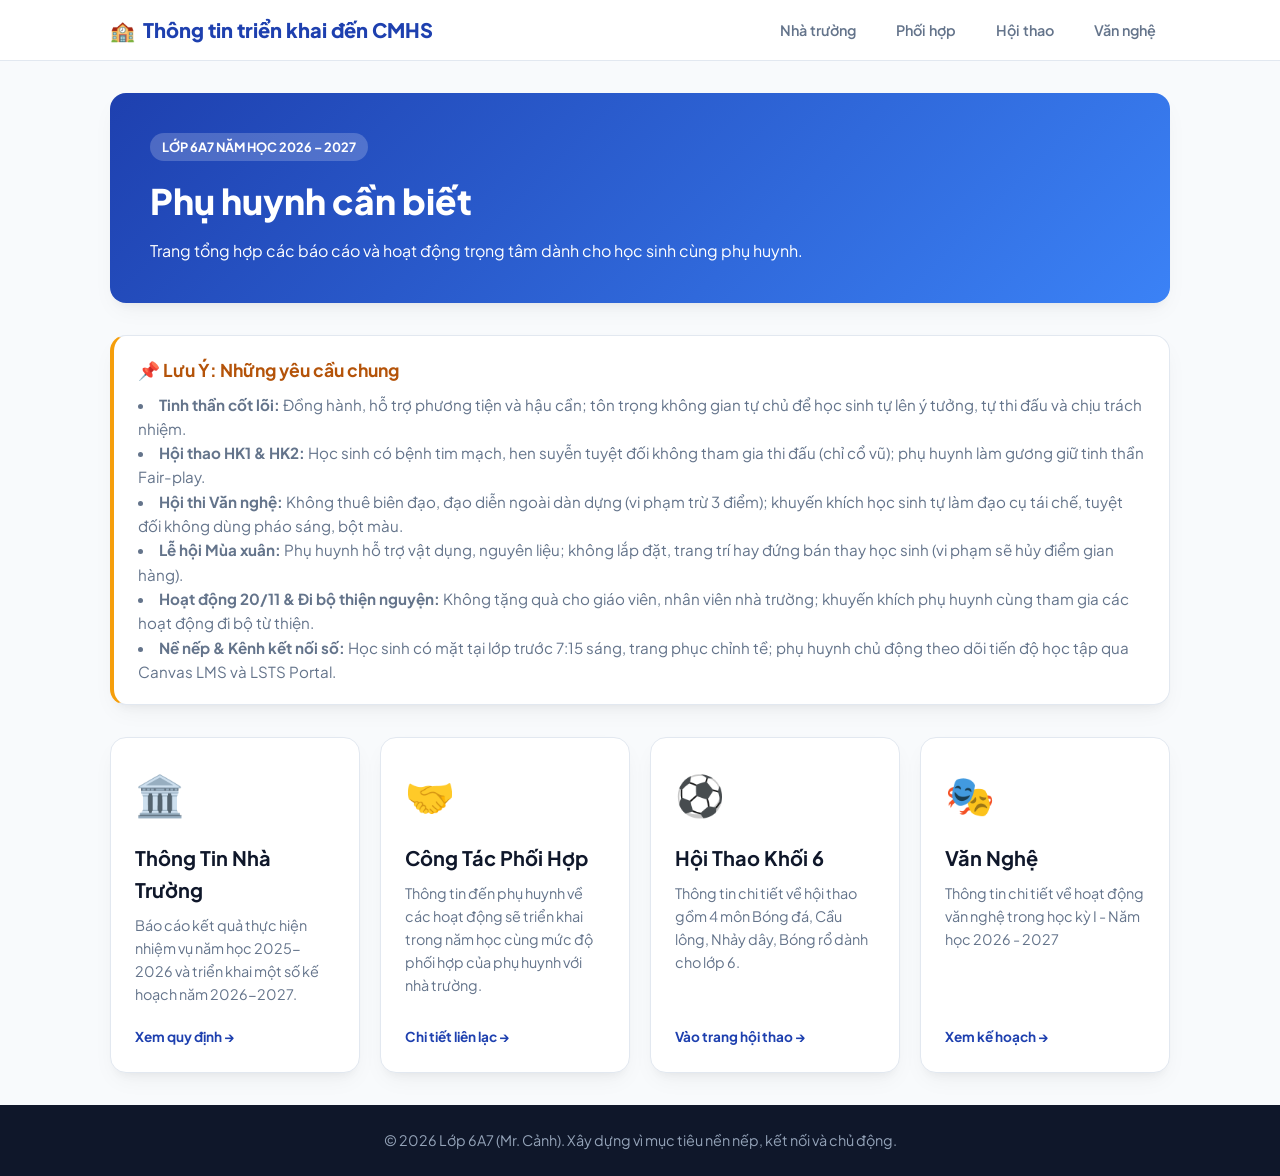
<file: index.html>
<!DOCTYPE html>
<html lang="vi">
<head>
  <meta charset="UTF-8" />
  <meta name="viewport" content="width=device-width, initial-scale=1.0" />
  <title>Tổng hợp thông tin triển khai và phối hợp giữa gia đình và nhà trường năm học 2026–2027</title>
  <link rel="preconnect" href="https://fonts.googleapis.com">
  <link rel="preconnect" href="https://fonts.gstatic.com" crossorigin>
  <link href="https://fonts.googleapis.com/css2?family=Plus+Jakarta+Sans:wght@400;500;600;700;800&display=swap" rel="stylesheet">
  <link rel="stylesheet" href="assets/css/style.css">
  <style>
    /* CSS chuyên biệt cho trang chủ */
    .hero-banner {
      background: linear-gradient(135deg, #1e40af 0%, #3b82f6 100%);
      color: white;
      padding: 40px;
      border-radius: var(--radius);
      margin-bottom: 32px;
      box-shadow: var(--shadow);
    }
    .hero-badge {
      display: inline-block;
      background: rgba(255, 255, 255, 0.2);
      padding: 4px 12px;
      border-radius: 999px;
      font-size: 0.8rem;
      font-weight: 700;
      margin-bottom: 12px;
      text-transform: uppercase;
    }
    .hero-banner h1 {
      font-size: 2.2rem;
      font-weight: 800;
      margin-bottom: 8px;
    }

    /* Bảng tin nhanh */
    .notice-board {
      background: #fff;
      border: 1px solid var(--border);
      border-left: 4px solid var(--accent);
      border-radius: var(--radius);
      padding: 20px 24px;
      margin-bottom: 32px;
      box-shadow: var(--shadow);
    }
    .notice-board h3 {
      font-size: 1.1rem;
      color: #b45309;
      margin-bottom: 8px;
      display: flex;
      align-items: center;
      gap: 8px;
    }
    .notice-board ul {
      list-style-position: inside;
      color: var(--text-muted);
      font-size: 0.95rem;
    }

    /* Lưới các chuyên đề */
    .hub-grid {
      display: grid;
      grid-template-columns: repeat(auto-fit, minmax(240px, 1fr));
      gap: 20px;
    }
    .hub-card {
      background: var(--surface);
      border: 1px solid var(--border);
      border-radius: var(--radius);
      padding: 24px;
      box-shadow: var(--shadow);
      display: flex;
      flex-direction: column;
      justify-content: space-between;
      transition: transform 0.2s ease, box-shadow 0.2s ease;
      text-decoration: none;
      color: inherit;
    }
    .hub-card:hover {
      transform: translateY(-4px);
      box-shadow: 0 15px 30px rgba(0,0,0,0.08);
      border-color: var(--primary-light);
    }
    .card-icon {
      font-size: 2.5rem;
      margin-bottom: 16px;
    }
    .hub-card h2 {
      font-size: 1.25rem;
      font-weight: 700;
      margin-bottom: 8px;
      color: var(--text);
    }
    .hub-card p {
      font-size: 0.9rem;
      color: var(--text-muted);
      margin-bottom: 20px;
    }
    .card-btn {
      font-size: 0.85rem;
      font-weight: 700;
      color: var(--primary);
      display: flex;
      align-items: center;
      gap: 6px;
    }
  </style>
</head>
<body>

  <!-- Navbar cố định -->
  <header class="navbar">
    <div class="nav-container">
      <a href="index.html" class="nav-brand">
        <span>🏫</span> Thông tin triển khai đến CMHS 
      </a>
      <ul class="nav-menu">
        <li><a href="pages/nha-truong.html" class="nav-link">Nhà trường</a></li>
        <li><a href="pages/phoi-hop.html" class="nav-link">Phối hợp</a></li>
        <li><a href="pages/hoi-thao.html" class="nav-link">Hội thao</a></li>
        <li><a href="pages/van-nghe.html" class="nav-link">Văn nghệ</a></li>
      </ul>
    </div>
  </header>

  <!-- Thân trang chủ -->
  <main class="container">
    
    <!-- Hero Banner -->
    <section class="hero-banner">
      <div class="hero-badge">Lớp 6A7 năm học 2026 – 2027</div>
      <h1>Phụ huynh cần biết</h1>
      <p>Trang tổng hợp các báo cáo và hoạt động trọng tâm dành cho học sinh cùng phụ huynh.</p>
    </section>

    <!-- Bảng tin nhanh (Cập nhật hàng tuần) -->
<!-- Bảng tin Lưu Ý Chung (Cập nhật cho Phụ huynh & Học sinh) -->
<section class="notice-board">
  <h3>📌 Lưu Ý: Những yêu cầu chung</h3>
  <ul>
    <li>
      <b>Tinh thần cốt lõi:</b> Đồng hành, hỗ trợ phương tiện và hậu cần; tôn trọng không gian tự chủ để học sinh tự lên ý tưởng, tự thi đấu và chịu trách nhiệm.
    </li>
    <li>
      <b>Hội thao HK1 & HK2:</b> Học sinh có bệnh tim mạch, hen suyễn tuyệt đối không tham gia thi đấu (chỉ cổ vũ); phụ huynh làm gương giữ tinh thần Fair-play.
    </li>
    <li>
      <b>Hội thi Văn nghệ:</b> Không thuê biên đạo, đạo diễn ngoài dàn dựng (vi phạm trừ 3 điểm); khuyến khích học sinh tự làm đạo cụ tái chế, tuyệt đối không dùng pháo sáng, bột màu.
    </li>
    <li>
      <b>Lễ hội Mùa xuân:</b> Phụ huynh hỗ trợ vật dụng, nguyên liệu; không lắp đặt, trang trí hay đứng bán thay học sinh (vi phạm sẽ hủy điểm gian hàng).
    </li>
    <li>
      <b>Hoạt động 20/11 & Đi bộ thiện nguyện:</b> Không tặng quà cho giáo viên, nhân viên nhà trường; khuyến khích phụ huynh cùng tham gia các hoạt động đi bộ từ thiện.
    </li>
    <li>
      <b>Nề nếp & Kênh kết nối số:</b> Học sinh có mặt tại lớp trước 7:15 sáng, trang phục chỉnh tề; phụ huynh chủ động theo dõi tiến độ học tập qua Canvas LMS và LSTS Portal.
    </li>
  </ul>
</section>

    <!-- 4 Khối chuyên đề nhánh -->
    <section class="hub-grid">
      
      <!-- Nhánh 1: Tình hình nhà trường -->
      <a href="pages/nha-truong.html" class="hub-card">
        <div>
          <div class="card-icon">🏛️</div>
          <h2>Thông Tin Nhà Trường</h2>
          <p>Báo cáo kết quả thực hiện nhiệm vụ năm học 2025-2026 và triển khai một số kế hoạch năm 2026-2027.</p>
        </div>
        <span class="card-btn">Xem quy định &rarr;</span>
      </a>

      <!-- Nhánh 2: Công tác phối hợp -->
      <a href="pages/phoi-hop.html" class="hub-card">
        <div>
          <div class="card-icon">🤝</div>
          <h2>Công Tác Phối Hợp</h2>
          <p>Thông tin đến phụ huynh về các hoạt động sẽ triển khai trong năm học cùng mức độ phối hợp của phụ huynh với nhà trường.</p>
        </div>
        <span class="card-btn">Chi tiết liên lạc &rarr;</span>
      </a>

      <!-- Nhánh 3: Hội thao -->
      <a href="pages/hoi-thao.html" class="hub-card">
        <div>
          <div class="card-icon">⚽</div>
          <h2>Hội Thao Khối 6</h2>
          <p>Thông tin chi tiết về hội thao gồm 4 môn Bóng đá, Cầu lông, Nhảy dây, Bóng rổ dành cho lớp 6.</p>
        </div>
        <span class="card-btn">Vào trang hội thao &rarr;</span>
      </a>

      <!-- Nhánh 4: Văn nghệ & Phong trào -->
      <a href="pages/van-nghe.html" class="hub-card">
        <div>
          <div class="card-icon">🎭</div>
          <h2>Văn Nghệ</h2>
          <p>Thông tin chi tiết về hoạt động văn nghệ trong học kỳ I - Năm học 2026 - 2027</p>
        </div>
        <span class="card-btn">Xem kế hoạch &rarr;</span>
      </a>

    </section>

  </main>

  <!-- Footer -->
  <footer>
    <p>© 2026 Lớp 6A7 (Mr. Cảnh). Xây dựng vì mục tiêu nền nếp, kết nối và chủ động.</p>
  </footer>

</body>
</html>
</file>
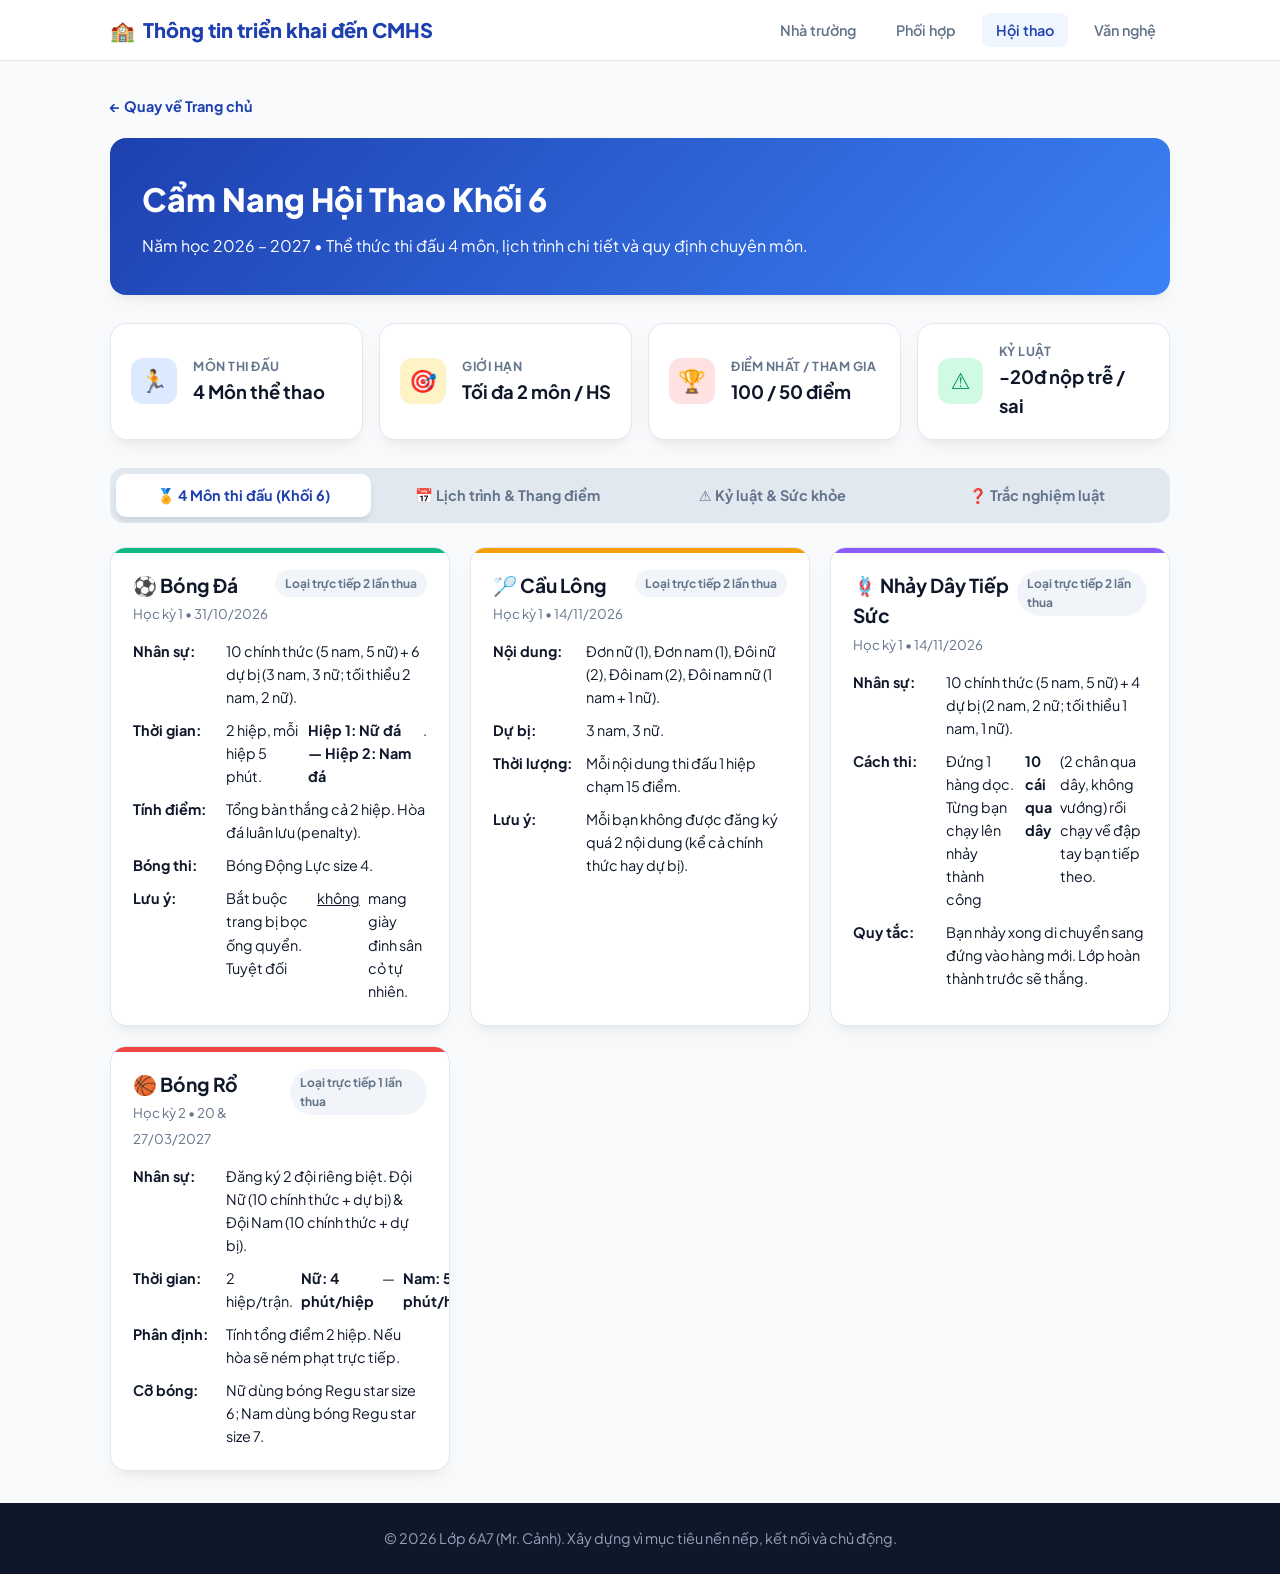
<file: pages/hoi-thao.html>
<!DOCTYPE html>
<html lang="vi">
<head>
  <meta charset="UTF-8" />
  <meta name="viewport" content="width=device-width, initial-scale=1.0" />
  <title>Hội Thao Khối 6 - NH 2026-2027</title>
  <link rel="preconnect" href="https://fonts.googleapis.com">
  <link rel="preconnect" href="https://fonts.gstatic.com" crossorigin>
  <link href="https://fonts.googleapis.com/css2?family=Plus+Jakarta+Sans:wght@400;500;600;700;800&display=swap" rel="stylesheet">
  <link rel="stylesheet" href="../assets/css/style.css">
  <style>
    /* CSS bổ trợ đồng bộ với phong cách trang phối hợp */
    .back-nav {
      display: inline-flex;
      align-items: center;
      gap: 8px;
      color: var(--primary);
      text-decoration: none;
      font-weight: 700;
      font-size: 0.9rem;
      margin-bottom: 20px;
      transition: transform 0.2s;
    }
    .back-nav:hover {
      transform: translateX(-4px);
    }
    
    .page-header {
      background: linear-gradient(135deg, #1e40af 0%, #3b82f6 100%);
      color: white;
      padding: 36px 32px;
      border-radius: var(--radius);
      margin-bottom: 28px;
      box-shadow: var(--shadow);
    }
    .page-header h1 {
      font-size: 2rem;
      font-weight: 800;
      margin-bottom: 8px;
    }

    /* Thống kê nhanh */
    .stats-grid {
      display: grid;
      grid-template-columns: repeat(auto-fit, minmax(220px, 1fr));
      gap: 16px;
      margin-bottom: 28px;
    }
    .stat-card {
      background: var(--surface);
      border-radius: var(--radius);
      padding: 18px 20px;
      box-shadow: var(--shadow);
      display: flex;
      align-items: center;
      gap: 16px;
      border: 1px solid var(--border);
    }
    .stat-icon {
      width: 46px;
      height: 46px;
      border-radius: 12px;
      display: flex;
      align-items: center;
      justify-content: center;
      font-size: 1.4rem;
    }
    .stat-card:nth-child(1) .stat-icon { background: #dbeafe; color: #2563eb; }
    .stat-card:nth-child(2) .stat-icon { background: #fef3c7; color: #d97706; }
    .stat-card:nth-child(3) .stat-icon { background: #fee2e2; color: #dc2626; }
    .stat-card:nth-child(4) .stat-icon { background: #d1fae5; color: #059669; }

    .stat-info h4 {
      font-size: 0.78rem;
      color: var(--text-muted);
      text-transform: uppercase;
      letter-spacing: 0.5px;
    }
    .stat-info p {
      font-size: 1.15rem;
      font-weight: 700;
      color: var(--text);
    }

    /* Điều hướng Tab nội bộ */
    .nav-tabs {
      display: flex;
      gap: 10px;
      background: #e2e8f0;
      padding: 6px;
      border-radius: 14px;
      margin-bottom: 24px;
      overflow-x: auto;
    }
    .tab-btn {
      flex: 1;
      padding: 12px 18px;
      border: none;
      background: transparent;
      color: var(--text-muted);
      font-size: 0.9rem;
      font-weight: 700;
      border-radius: 10px;
      cursor: pointer;
      white-space: nowrap;
      transition: all 0.25s ease;
    }
    .tab-btn.active {
      background: var(--surface);
      color: var(--primary);
      box-shadow: 0 4px 6px -1px rgba(0, 0, 0, 0.1);
    }

    .tab-content {
      display: none;
    }
    .tab-content.active {
      display: block;
      animation: fadeIn 0.3s ease;
    }
    @keyframes fadeIn {
      from { opacity: 0; transform: translateY(6px); }
      to { opacity: 1; transform: translateY(0); }
    }

    /* Card & Bảng thông tin */
    .content-box {
      background: var(--surface);
      border-radius: var(--radius);
      padding: 28px;
      border: 1px solid var(--border);
      box-shadow: var(--shadow);
      margin-bottom: 24px;
    }
    .content-box h2 {
      font-size: 1.4rem;
      margin-bottom: 16px;
      display: flex;
      align-items: center;
      gap: 10px;
    }

    .sports-grid {
      display: grid;
      grid-template-columns: repeat(auto-fit, minmax(320px, 1fr));
      gap: 20px;
    }
    .sport-card {
      background: var(--surface);
      border: 1px solid var(--border);
      border-radius: var(--radius);
      padding: 22px;
      box-shadow: var(--shadow);
      position: relative;
      overflow: hidden;
    }
    .sport-card::before {
      content: '';
      position: absolute;
      top: 0;
      left: 0;
      width: 100%;
      height: 5px;
    }
    .sport-card.soccer::before { background: #10b981; }
    .sport-card.badminton::before { background: #f59e0b; }
    .sport-card.rope::before { background: #8b5cf6; }
    .sport-card.basketball::before { background: #ef4444; }

    .sport-header {
      display: flex;
      justify-content: space-between;
      align-items: flex-start;
      margin-bottom: 14px;
    }
    .sport-header h3 {
      font-size: 1.2rem;
      font-weight: 700;
    }
    .sport-tag {
      font-size: 0.75rem;
      font-weight: 700;
      padding: 4px 10px;
      border-radius: 999px;
      background: #f1f5f9;
      color: var(--text-muted);
    }
    .spec-list {
      list-style: none;
      display: flex;
      flex-direction: column;
      gap: 10px;
      font-size: 0.9rem;
    }
    .spec-list li {
      display: flex;
      align-items: flex-start;
      gap: 8px;
    }
    .spec-list li strong {
      color: var(--text);
      min-width: 85px;
    }

    /* Table styling */
    .table-wrapper {
      overflow-x: auto;
      margin-top: 14px;
    }
    table {
      width: 100%;
      border-collapse: collapse;
      text-align: left;
    }
    th, td {
      padding: 12px 14px;
      border-bottom: 1px solid var(--border);
      font-size: 0.9rem;
    }
    th {
      background-color: #f8fafc;
      font-weight: 700;
      color: var(--text-muted);
    }

    /* Alert / Warning */
    .alert-box {
      border-left: 4px solid var(--border);
      padding: 14px 18px;
      border-radius: 0 10px 10px 0;
      margin-bottom: 14px;
      font-size: 0.9rem;
    }
    .alert-danger { border-color: #ef4444; background: #fef2f2; }
    .alert-warning { border-color: #f59e0b; background: #fffbeb; }
    .alert-info { border-color: #0284c7; background: #f0f9ff; }
    .alert-box h4 {
      font-weight: 700;
      margin-bottom: 4px;
    }

    /* Mini Quiz */
    .quiz-card {
      background: #f8fafc;
      border: 1px dashed #cbd5e1;
      border-radius: 12px;
      padding: 18px;
      margin-top: 16px;
    }
    .quiz-options {
      display: flex;
      flex-direction: column;
      gap: 8px;
      margin-top: 10px;
    }
    .quiz-opt-btn {
      padding: 10px 14px;
      border: 1px solid var(--border);
      background: white;
      border-radius: 8px;
      text-align: left;
      cursor: pointer;
      font-size: 0.9rem;
      transition: background 0.2s;
    }
    .quiz-opt-btn:hover { background: #f1f5f9; }
    .feedback {
      margin-top: 10px;
      font-weight: 700;
      font-size: 0.88rem;
      display: none;
    }
  </style>
</head>
<body>

  <!-- Thanh Navbar dùng chung -->
  <header class="navbar">
    <div class="nav-container">
      <a href="../index.html" class="nav-brand">
        <span>🏫</span> Thông tin triển khai đến CMHS
      </a>
      <ul class="nav-menu">
        <li><a href="nha-truong.html" class="nav-link">Nhà trường</a></li>
        <li><a href="phoi-hop.html" class="nav-link">Phối hợp</a></li>
        <li><a href="hoi-thao.html" class="nav-link active">Hội thao</a></li>
        <li><a href="van-nghe.html" class="nav-link">Văn nghệ</a></li>
      </ul>
    </div>
  </header>

  <main class="container">
    <a href="../index.html" class="back-nav">← Quay về Trang chủ</a>

    <!-- Header Trang -->
    <section class="page-header">
      <h1>Cẩm Nang Hội Thao Khối 6</h1>
      <p>Năm học 2026 – 2027 • Thể thức thi đấu 4 môn, lịch trình chi tiết và quy định chuyên môn.</p>
    </section>

    <!-- Thống kê nhanh -->
    <section class="stats-grid">
      <div class="stat-card">
        <div class="stat-icon">🏃</div>
        <div class="stat-info">
          <h4>Môn thi đấu</h4>
          <p>4 Môn thể thao</p>
        </div>
      </div>
      <div class="stat-card">
        <div class="stat-icon">🎯</div>
        <div class="stat-info">
          <h4>Giới hạn</h4>
          <p>Tối đa 2 môn / HS</p>
        </div>
      </div>
      <div class="stat-card">
        <div class="stat-icon">🏆</div>
        <div class="stat-info">
          <h4>Điểm Nhất / Tham gia</h4>
          <p>100 / 50 điểm</p>
        </div>
      </div>
      <div class="stat-card">
        <div class="stat-icon">⚠️</div>
        <div class="stat-info">
          <h4>Kỷ luật</h4>
          <p>-20đ nộp trễ / sai</p>
        </div>
      </div>
    </section>

    <!-- Thanh Tabs chọn chủ đề -->
    <nav class="nav-tabs">
      <button class="tab-btn active" onclick="switchTab(0)">🏅 4 Môn thi đấu (Khối 6)</button>
      <button class="tab-btn" onclick="switchTab(1)">📅 Lịch trình & Thang điểm</button>
      <button class="tab-btn" onclick="switchTab(2)">⚠️ Kỷ luật & Sức khỏe</button>
      <button class="tab-btn" onclick="switchTab(3)">❓ Trắc nghiệm luật</button>
    </nav>

    <!-- Tab 1: 4 Môn thi đấu -->
    <section class="tab-content active" id="tab-0">
      <div class="sports-grid">
        
        <!-- Bóng đá -->
        <article class="sport-card soccer">
          <div class="sport-header">
            <div>
              <h3>⚽ Bóng Đá</h3>
              <small style="color: var(--text-muted)">Học kỳ 1 • 31/10/2026</small>
            </div>
            <span class="sport-tag">Loại trực tiếp 2 lần thua</span>
          </div>
          <ul class="spec-list">
            <li><strong>Nhân sự:</strong> 10 chính thức (5 nam, 5 nữ) + 6 dự bị (3 nam, 3 nữ; tối thiểu 2 nam, 2 nữ).</li>
            <li><strong>Thời gian:</strong> 2 hiệp, mỗi hiệp 5 phút. <b>Hiệp 1: Nữ đá — Hiệp 2: Nam đá</b>.</li>
            <li><strong>Tính điểm:</strong> Tổng bàn thắng cả 2 hiệp. Hòa đá luân lưu (penalty).</li>
            <li><strong>Bóng thi:</strong> Bóng Động Lực size 4.</li>
            <li><strong>Lưu ý:</strong> Bắt buộc trang bị bọc ống quyển. Tuyệt đối <u>không</u> mang giày đinh sân cỏ tự nhiên.</li>
          </ul>
        </article>

        <!-- Cầu lông -->
        <article class="sport-card badminton">
          <div class="sport-header">
            <div>
              <h3>🏸 Cầu Lông</h3>
              <small style="color: var(--text-muted)">Học kỳ 1 • 14/11/2026</small>
            </div>
            <span class="sport-tag">Loại trực tiếp 2 lần thua</span>
          </div>
          <ul class="spec-list">
            <li><strong>Nội dung:</strong> Đơn nữ (1), Đơn nam (1), Đôi nữ (2), Đôi nam (2), Đôi nam nữ (1 nam + 1 nữ).</li>
            <li><strong>Dự bị:</strong> 3 nam, 3 nữ.</li>
            <li><strong>Thời lượng:</strong> Mỗi nội dung thi đấu 1 hiệp chạm 15 điểm.</li>
            <li><strong>Lưu ý:</strong> Mỗi bạn không được đăng ký quá 2 nội dung (kể cả chính thức hay dự bị).</li>
          </ul>
        </article>

        <!-- Nhảy dây tiếp sức -->
        <article class="sport-card rope">
          <div class="sport-header">
            <div>
              <h3>🪢 Nhảy Dây Tiếp Sức</h3>
              <small style="color: var(--text-muted)">Học kỳ 1 • 14/11/2026</small>
            </div>
            <span class="sport-tag">Loại trực tiếp 2 lần thua</span>
          </div>
          <ul class="spec-list">
            <li><strong>Nhân sự:</strong> 10 chính thức (5 nam, 5 nữ) + 4 dự bị (2 nam, 2 nữ; tối thiểu 1 nam, 1 nữ).</li>
            <li><strong>Cách thi:</strong> Đứng 1 hàng dọc. Từng bạn chạy lên nhảy thành công <b>10 cái qua dây</b> (2 chân qua dây, không vướng) rồi chạy về đập tay bạn tiếp theo.</li>
            <li><strong>Quy tắc:</strong> Bạn nhảy xong di chuyển sang đứng vào hàng mới. Lớp hoàn thành trước sẽ thắng.</li>
          </ul>
        </article>

        <!-- Bóng rổ -->
        <article class="sport-card basketball">
          <div class="sport-header">
            <div>
              <h3>🏀 Bóng Rổ</h3>
              <small style="color: var(--text-muted)">Học kỳ 2 • 20 & 27/03/2027</small>
            </div>
            <span class="sport-tag">Loại trực tiếp 1 lần thua</span>
          </div>
          <ul class="spec-list">
            <li><strong>Nhân sự:</strong> Đăng ký 2 đội riêng biệt. Đội Nữ (10 chính thức + dự bị) & Đội Nam (10 chính thức + dự bị).</li>
            <li><strong>Thời gian:</strong> 2 hiệp/trận. <b>Nữ: 4 phút/hiệp</b> — <b>Nam: 5 phút/hiệp</b>.</li>
            <li><strong>Phân định:</strong> Tính tổng điểm 2 hiệp. Nếu hòa sẽ ném phạt trực tiếp.</li>
            <li><strong>Cỡ bóng:</strong> Nữ dùng bóng Regu star size 6; Nam dùng bóng Regu star size 7.</li>
          </ul>
        </article>

      </div>
    </section>

    <!-- Tab 2: Lịch thi đấu & Thang điểm -->
    <section class="tab-content" id="tab-1">
      <div class="content-box">
        <h2>📅 Lịch Trình Chi Tiết Khối 6</h2>
        <div class="table-wrapper">
          <table>
            <thead>
              <tr>
                <th>Học kỳ</th>
                <th>Ngày thi đấu</th>
                <th>Môn thi</th>
                <th>Địa điểm & Trang bị</th>
              </tr>
            </thead>
            <tbody>
              <tr>
                <td rowspan="2"><b>Học kỳ 1</b></td>
                <td><b>31/10/2026</b> (Ngày 1)</td>
                <td>⚽ Bóng đá (Nam & Nữ)</td>
                <td>Sân cỏ nhân tạo • Đủ bọc ống quyển</td>
              </tr>
              <tr>
                <td><b>14/11/2026</b> (Ngày 2)</td>
                <td>🏸 Cầu lông<br>🪢 Nhảy dây tiếp sức</td>
                <td>Nhà thể thao đa năng</td>
              </tr>
              <tr>
                <td rowspan="2"><b>Học kỳ 2</b></td>
                <td><b>20/03/2027</b> (Ngày 1)</td>
                <td>🏀 Bóng rổ (Vòng bảng)</td>
                <td>Sân bóng rổ</td>
              </tr>
              <tr>
                <td><b>27/03/2027</b> (Ngày 2)</td>
                <td>🏀 Bóng rổ (Chung kết)</td>
                <td>Sân bóng rổ</td>
              </tr>
            </tbody>
          </table>
        </div>
      </div>

      <div class="content-box">
        <h2>🏆 Cơ Cấu Điểm Thi Đua</h2>
        <div class="table-wrapper">
          <table>
            <thead>
              <tr>
                <th>Xếp hạng</th>
                <th>Điểm số</th>
                <th>Quy định tính</th>
              </tr>
            </thead>
            <tbody>
              <tr>
                <td>🥇 <b>Giải Nhất</b></td>
                <td style="color: #16a34a; font-weight: 700;">100 điểm</td>
                <td>Vô địch nội dung/môn</td>
              </tr>
              <tr>
                <td>🥈 <b>Giải Nhì</b></td>
                <td style="color: #2563eb; font-weight: 700;">85 điểm</td>
                <td>Hạng nhì</td>
              </tr>
              <tr>
                <td>🥉 <b>Giải Ba</b></td>
                <td style="color: #d97706; font-weight: 700;">80 điểm</td>
                <td>Đồng hạng ba</td>
              </tr>
              <tr>
                <td>🎖️ <b>Tham gia</b></td>
                <td>50 điểm</td>
                <td>Tham gia đủ, đúng điều lệ</td>
              </tr>
              <tr>
                <td>❌ <b>Bỏ cuộc / Xử thua</b></td>
                <td style="color: #ef4444; font-weight: 700;">0 điểm</td>
                <td>Không được cộng điểm môn này</td>
              </tr>
            </tbody>
          </table>
        </div>
      </div>
    </section>

    <!-- Tab 3: Sức khỏe & Kỷ luật -->
    <section class="tab-content" id="tab-2">
      <div class="content-box">
        <h2>🩺 Yêu Cầu Sức Khỏe</h2>
        <div class="alert-box alert-info">
          <h4 style="color: #0284c7;">Lưu ý an toàn sức khỏe</h4>
          <p>Học sinh phải trải qua rèn luyện thể lực và có sức khỏe tốt. Các trường hợp có bệnh lý về <b>tim mạch, hen suyễn</b> hoặc gặp khó khăn khi vận động mạnh <b>tuyệt đối không tham gia thi đấu</b> (chỉ tham gia đội cổ vũ của lớp).</p>
        </div>
        <p>• Học sinh chỉ thi đấu cho chính lớp của mình, không được thi đấu cho lớp khác.</p>
        <p>• Mỗi bạn chỉ được tham gia <b>tối đa 2 môn</b> trong cả kỳ Hội thao.</p>
      </div>

      <div class="content-box">
        <h2>⚖️ Kỷ Luật & Văn Hóa Thi Đấu</h2>
        <div class="alert-box alert-danger">
          <h4 style="color: #ef4444;">Trừ 20 điểm thi đua</h4>
          <p>Áp dụng nếu nộp danh sách trễ hạn, nộp sai điều lệ hoặc không tham dự buổi bốc thăm.</p>
        </div>
        <div class="alert-box alert-warning">
          <h4 style="color: #d97706;">Trừ 5 điểm thi đua tuần</h4>
          <p>Không giữ vệ sinh chung (xả rác, đổ nước ra sàn, để đồ không đúng nơi quy định).</p>
        </div>
        <ul class="spec-list" style="margin-top: 14px;">
          <li><strong>Đúng giờ:</strong> Có mặt trước trận đấu. Gọi tên 3 lần không có mặt sẽ bị xử thua.</li>
          <li><strong>Fair-play:</strong> Nghiêm cấm mọi hành vi khiêu khích, giơ nắm đấm, lè lưỡi, chửi tục hoặc đập phá dụng cụ.</li>
          <li><strong>Mạng xã hội:</strong> Không đăng tải bình luận tiêu cực, bôi nhọ trọng tài, đối thủ hoặc Ban tổ chức trên MXH.</li>
        </ul>
      </div>
    </section>

    <!-- Tab 4: Quiz trắc nghiệm -->
    <section class="tab-content" id="tab-3">
      <div class="content-box">
        <h2>❓ Đố Vui Nắm Rõ Luật (Khối 6)</h2>
        <p>Thử tài hiểu luật thể thao của bạn trước khi bước vào giải đấu nhé!</p>

        <div class="quiz-card">
          <p><b>Câu 1: Một học sinh khối 6 được đăng ký tối đa bao nhiêu môn thi đấu?</b></p>
          <div class="quiz-options">
            <button class="quiz-opt-btn" onclick="checkAnswer(this, false, 'q1')">A. 1 môn</button>
            <button class="quiz-opt-btn" onclick="checkAnswer(this, true, 'q1')">B. 2 môn</button>
            <button class="quiz-opt-btn" onclick="checkAnswer(this, false, 'q1')">C. Bao nhiêu môn cũng được</button>
          </div>
          <div class="feedback" id="q1-fb"></div>
        </div>

        <div class="quiz-card">
          <p><b>Câu 2: Trong môn Bóng đá Khối 6, hiệp nào dành cho Nữ và hiệp nào dành cho Nam?</b></p>
          <div class="quiz-options">
            <button class="quiz-opt-btn" onclick="checkAnswer(this, true, 'q2')">A. Hiệp 1 Nữ đá — Hiệp 2 Nam đá</button>
            <button class="quiz-opt-btn" onclick="checkAnswer(this, false, 'q2')">B. Hiệp 1 Nam đá — Hiệp 2 Nữ đá</button>
            <button class="quiz-opt-btn" onclick="checkAnswer(this, false, 'q2')">C. Nam và Nữ cùng đá trên sân</button>
          </div>
          <div class="feedback" id="q2-fb"></div>
        </div>

        <div class="quiz-card">
          <p><b>Câu 3: Mỗi vận động viên môn Nhảy dây tiếp sức cần nhảy đúng bao nhiêu cái trước khi chạy về đổi người?</b></p>
          <div class="quiz-options">
            <button class="quiz-opt-btn" onclick="checkAnswer(this, false, 'q3')">A. 5 cái</button>
            <button class="quiz-opt-btn" onclick="checkAnswer(this, true, 'q3')">B. 10 cái</button>
            <button class="quiz-opt-btn" onclick="checkAnswer(this, false, 'q3')">C. 15 cái</button>
          </div>
          <div class="feedback" id="q3-fb"></div>
        </div>
      </div>
    </section>

  </main>

  <!-- Chân trang dùng chung -->
  <footer>
    <p>© 2026 Lớp 6A7 (Mr. Cảnh). Xây dựng vì mục tiêu nền nếp, kết nối và chủ động.</p>
  </footer>

  <script>
    function switchTab(index) {
      const tabs = document.querySelectorAll('.tab-btn');
      const contents = document.querySelectorAll('.tab-content');

      tabs.forEach((tab, i) => {
        if (i === index) {
          tab.classList.add('active');
          contents[i].classList.add('active');
        } else {
          tab.classList.remove('active');
          contents[i].classList.remove('active');
        }
      });
    }

    function checkAnswer(btn, isCorrect, questionId) {
      const feedback = document.getElementById(`${questionId}-fb`);
      const buttons = btn.parentElement.querySelectorAll('.quiz-opt-btn');
      
      buttons.forEach(b => b.disabled = true);

      if (isCorrect) {
        btn.style.backgroundColor = '#dcfce7';
        btn.style.borderColor = '#16a34a';
        btn.style.color = '#15803d';
        feedback.textContent = '🎉 Chính xác! Bạn đã nắm rất rõ luật thi đấu.';
        feedback.style.color = '#16a34a';
      } else {
        btn.style.backgroundColor = '#fee2e2';
        btn.style.borderColor = '#dc2626';
        btn.style.color = '#b91c1c';
        feedback.textContent = '❌ Chưa chính xác! Hãy đọc lại cẩm nang nhé.';
        feedback.style.color = '#dc2626';
      }
      feedback.style.display = 'block';
    }
  </script>
</body>
</html>
</file>
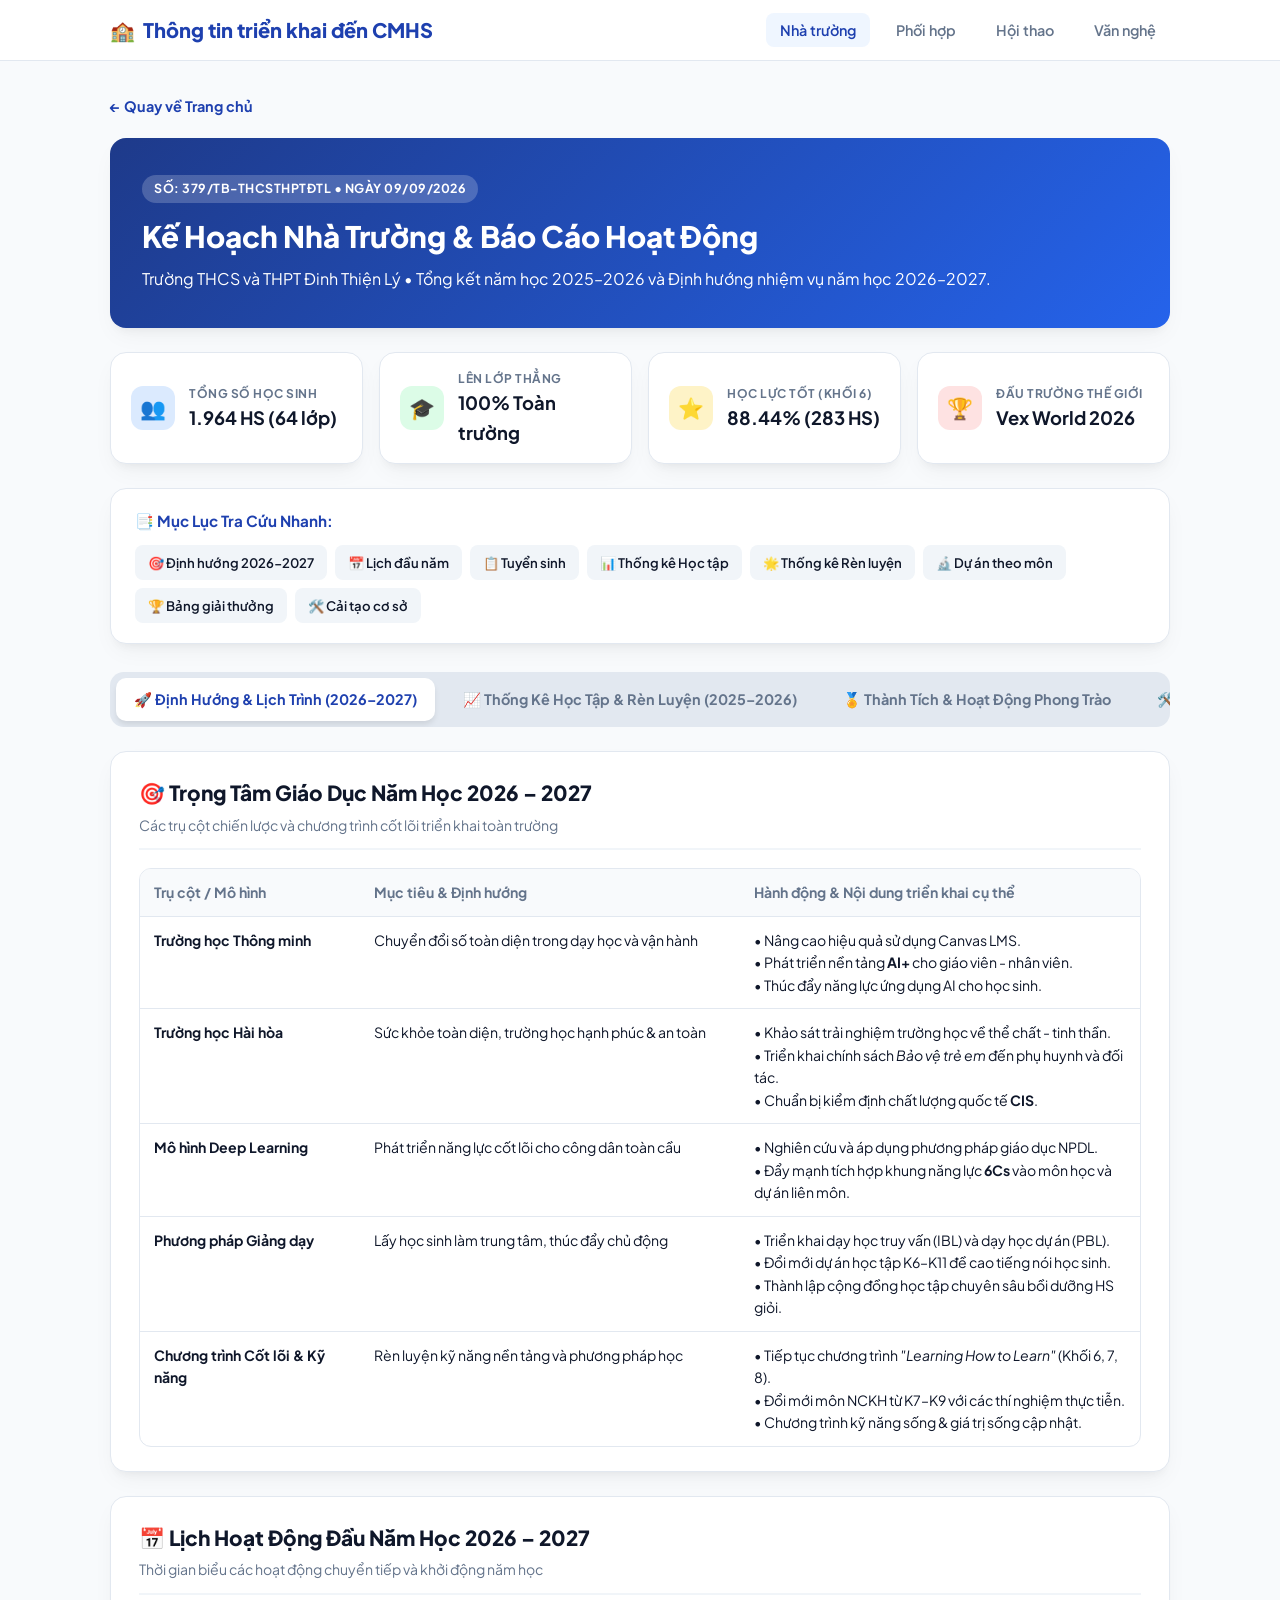
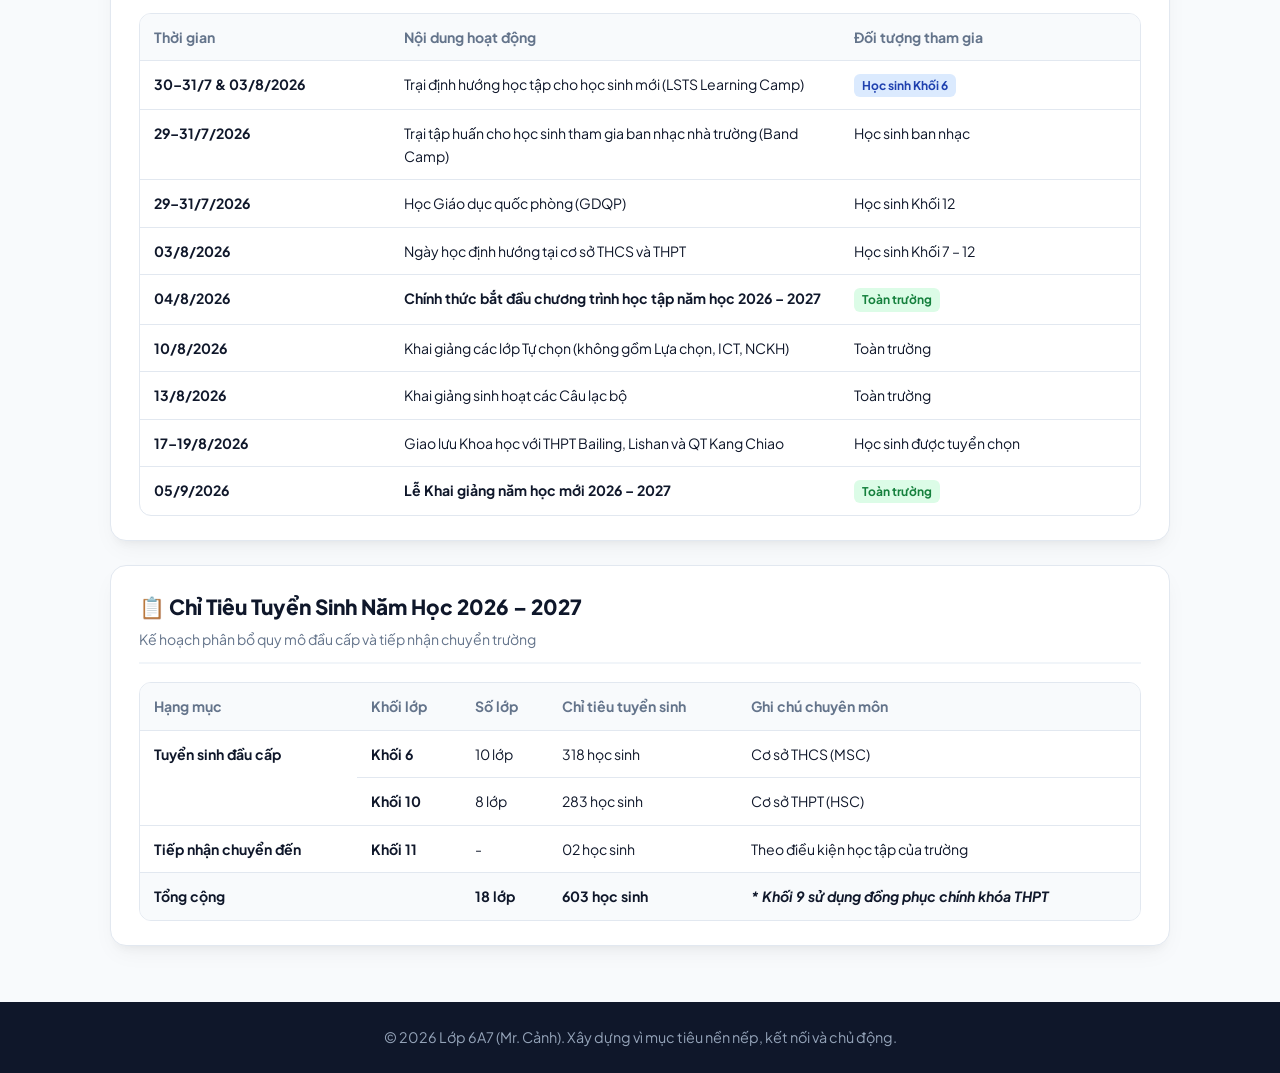
<file: pages/nha-truong.html>
<!DOCTYPE html>
<html lang="vi">
<head>
  <meta charset="UTF-8" />
  <meta name="viewport" content="width=device-width, initial-scale=1.0" />
  <title>Thông Tin Nhà Trường - NH 2026-2027</title>
  <link rel="preconnect" href="https://fonts.googleapis.com">
  <link rel="preconnect" href="https://fonts.gstatic.com" crossorigin>
  <link href="https://fonts.googleapis.com/css2?family=Plus+Jakarta+Sans:wght@400;500;600;700;800&display=swap" rel="stylesheet">
  <link rel="stylesheet" href="../assets/css/style.css">
  <style>
    /* Điều hướng quay về */
    .back-nav {
      display: inline-flex;
      align-items: center;
      gap: 8px;
      color: var(--primary);
      text-decoration: none;
      font-weight: 700;
      font-size: 0.9rem;
      margin-bottom: 20px;
      transition: transform 0.2s;
    }
    .back-nav:hover {
      transform: translateX(-4px);
    }

    /* Page Header */
    .page-header {
      background: linear-gradient(135deg, #1e3a8a 0%, #2563eb 100%);
      color: white;
      padding: 36px 32px;
      border-radius: var(--radius);
      margin-bottom: 24px;
      box-shadow: var(--shadow);
    }
    .page-header h1 {
      font-size: 1.85rem;
      font-weight: 800;
      margin-bottom: 6px;
    }
    .doc-badge {
      display: inline-block;
      background: rgba(255, 255, 255, 0.2);
      padding: 4px 12px;
      border-radius: 999px;
      font-size: 0.78rem;
      font-weight: 700;
      margin-bottom: 10px;
      text-transform: uppercase;
      letter-spacing: 0.5px;
    }

    /* Quick Jump / Mục Lục Nhanh */
    .toc-card {
      background: var(--surface);
      border: 1px solid var(--border);
      border-radius: var(--radius);
      padding: 20px 24px;
      margin-bottom: 28px;
      box-shadow: var(--shadow);
    }
    .toc-title {
      font-size: 0.95rem;
      font-weight: 700;
      color: var(--primary);
      margin-bottom: 12px;
      display: flex;
      align-items: center;
      gap: 8px;
    }
    .toc-links {
      display: flex;
      flex-wrap: wrap;
      gap: 8px;
    }
    .toc-btn {
      display: inline-block;
      text-decoration: none;
      background: #f1f5f9;
      color: var(--text);
      padding: 6px 12px;
      border-radius: 8px;
      font-size: 0.82rem;
      font-weight: 600;
      border: 1px solid transparent;
      transition: all 0.2s;
    }
    .toc-btn:hover {
      background: #dbeafe;
      color: var(--primary);
      border-color: #bfdbfe;
    }

    /* Bảng Tab điều hướng */
    .nav-tabs {
      display: flex;
      gap: 10px;
      background: #e2e8f0;
      padding: 6px;
      border-radius: 14px;
      margin-bottom: 24px;
      overflow-x: auto;
    }
    .tab-btn {
      flex: 1;
      padding: 12px 18px;
      border: none;
      background: transparent;
      color: var(--text-muted);
      font-size: 0.9rem;
      font-weight: 700;
      border-radius: 10px;
      cursor: pointer;
      white-space: nowrap;
      transition: all 0.25s ease;
    }
    .tab-btn.active {
      background: var(--surface);
      color: var(--primary);
      box-shadow: 0 4px 6px -1px rgba(0, 0, 0, 0.1);
    }
    .tab-content {
      display: none;
    }
    .tab-content.active {
      display: block;
      animation: fadeIn 0.3s ease;
    }
    @keyframes fadeIn {
      from { opacity: 0; transform: translateY(6px); }
      to { opacity: 1; transform: translateY(0); }
    }

    /* Thống kê dạng thẻ số */
    .stats-grid {
      display: grid;
      grid-template-columns: repeat(auto-fit, minmax(210px, 1fr));
      gap: 16px;
      margin-bottom: 24px;
    }
    .stat-card {
      background: var(--surface);
      border-radius: var(--radius);
      padding: 16px 20px;
      box-shadow: var(--shadow);
      display: flex;
      align-items: center;
      gap: 14px;
      border: 1px solid var(--border);
    }
    .stat-icon {
      width: 44px;
      height: 44px;
      border-radius: 12px;
      display: flex;
      align-items: center;
      justify-content: center;
      font-size: 1.3rem;
      flex-shrink: 0;
    }
    .stat-card:nth-child(1) .stat-icon { background: #dbeafe; color: #2563eb; }
    .stat-card:nth-child(2) .stat-icon { background: #dcfce7; color: #15803d; }
    .stat-card:nth-child(3) .stat-icon { background: #fef3c7; color: #d97706; }
    .stat-card:nth-child(4) .stat-icon { background: #fee2e2; color: #dc2626; }
    .stat-info h4 {
      font-size: 0.75rem;
      color: var(--text-muted);
      text-transform: uppercase;
      letter-spacing: 0.5px;
    }
    .stat-info p {
      font-size: 1.15rem;
      font-weight: 700;
      color: var(--text);
    }

    /* Content Box */
    .content-box {
      background: var(--surface);
      border-radius: var(--radius);
      padding: 24px 28px;
      border: 1px solid var(--border);
      box-shadow: var(--shadow);
      margin-bottom: 24px;
    }
    .box-header {
      border-bottom: 2px solid #f1f5f9;
      padding-bottom: 12px;
      margin-bottom: 18px;
    }
    .box-header h2 {
      font-size: 1.3rem;
      font-weight: 800;
      display: flex;
      align-items: center;
      gap: 10px;
      color: var(--text);
    }
    .box-header p {
      font-size: 0.88rem;
      color: var(--text-muted);
      margin-top: 4px;
    }

    /* Chuẩn hóa bảng dữ liệu */
    .table-wrapper {
      overflow-x: auto;
      margin-top: 10px;
      border: 1px solid var(--border);
      border-radius: 12px;
    }
    table {
      width: 100%;
      border-collapse: collapse;
      text-align: left;
      font-size: 0.88rem;
    }
    th, td {
      padding: 12px 14px;
      border-bottom: 1px solid var(--border);
      vertical-align: top;
    }
    th {
      background-color: #f8fafc;
      font-weight: 700;
      color: var(--text-muted);
      white-space: nowrap;
    }
    tr:last-child td {
      border-bottom: none;
    }
    tr:hover td {
      background-color: #fafbfc;
    }
    .highlight-col {
      background: #eff6ff;
      font-weight: 700;
      color: var(--primary);
    }
    .tag-badge {
      display: inline-block;
      padding: 2px 8px;
      border-radius: 6px;
      font-size: 0.75rem;
      font-weight: 700;
      white-space: nowrap;
    }
    .tag-blue { background: #dbeafe; color: #1e40af; }
    .tag-green { background: #dcfce7; color: #15803d; }
    .tag-purple { background: #f3e8ff; color: #7e22ce; }
  </style>
</head>
<body>

  <!-- Navbar dùng chung -->
  <header class="navbar">
    <div class="nav-container">
      <a href="../index.html" class="nav-brand">
        <span>🏫</span> Thông tin triển khai đến CMHS
      </a>
      <ul class="nav-menu">
        <li><a href="nha-truong.html" class="nav-link active">Nhà trường</a></li>
        <li><a href="phoi-hop.html" class="nav-link">Phối hợp</a></li>
        <li><a href="hoi-thao.html" class="nav-link">Hội thao</a></li>
        <li><a href="van-nghe.html" class="nav-link">Văn nghệ</a></li>
      </ul>
    </div>
  </header>

  <main class="container">
    <a href="../index.html" class="back-nav">← Quay về Trang chủ</a>

    <!-- Header Thông Báo -->
    <section class="page-header">
      <div class="doc-badge">Số: 379/TB-THCSTHPTĐTL • Ngày 09/09/2026</div>
      <h1>Kế Hoạch Nhà Trường & Báo Cáo Hoạt Động</h1>
      <p>Trường THCS và THPT Đinh Thiện Lý • Tổng kết năm học 2025–2026 và Định hướng nhiệm vụ năm học 2026–2027.</p>
    </section>

    <!-- Thống kê nhanh nổi bật -->
    <section class="stats-grid">
      <div class="stat-card">
        <div class="stat-icon">👥</div>
        <div class="stat-info">
          <h4>Tổng số học sinh</h4>
          <p>1.964 HS (64 lớp)</p>
        </div>
      </div>
      <div class="stat-card">
        <div class="stat-icon">🎓</div>
        <div class="stat-info">
          <h4>Lên lớp thẳng</h4>
          <p>100% Toàn trường</p>
        </div>
      </div>
      <div class="stat-card">
        <div class="stat-icon">⭐</div>
        <div class="stat-info">
          <h4>Học lực Tốt (Khối 6)</h4>
          <p>88.44% (283 HS)</p>
        </div>
      </div>
      <div class="stat-card">
        <div class="stat-icon">🏆</div>
        <div class="stat-info">
          <h4>Đấu trường thế giới</h4>
          <p>Vex World 2026</p>
        </div>
      </div>
    </section>

    <!-- Mục Lục Nhanh (Table of Contents) -->
    <nav class="toc-card">
      <div class="toc-title">📑 Mục Lục Tra Cứu Nhanh:</div>
      <div class="toc-links">
        <a href="#section-dinh-huong" class="toc-btn" onclick="openTab(0)">🎯 Định hướng 2026-2027</a>
        <a href="#section-lich" class="toc-btn" onclick="openTab(0)">📅 Lịch đầu năm</a>
        <a href="#section-tuyen-sinh" class="toc-btn" onclick="openTab(0)">📋 Tuyển sinh</a>
        <a href="#section-hoc-tap" class="toc-btn" onclick="openTab(1)">📊 Thống kê Học tập</a>
        <a href="#section-ren-luyen" class="toc-btn" onclick="openTab(1)">🌟 Thống kê Rèn luyện</a>
        <a href="#section-du-an" class="toc-btn" onclick="openTab(1)">🔬 Dự án theo môn</a>
        <a href="#section-thanh-tich" class="toc-btn" onclick="openTab(2)">🏆 Bảng giải thưởng</a>
        <a href="#section-co-so" class="toc-btn" onclick="openTab(3)">🛠️ Cải tạo cơ sở</a>
      </div>
    </nav>

    <!-- Tabs chuyển nhóm chủ đề -->
    <nav class="nav-tabs">
      <button class="tab-btn active" onclick="switchTab(0)">🚀 Định Hướng & Lịch Trình (2026–2027)</button>
      <button class="tab-btn" onclick="switchTab(1)">📈 Thống Kê Học Tập & Rèn Luyện (2025–2026)</button>
      <button class="tab-btn" onclick="switchTab(2)">🏅 Thành Tích & Hoạt Động Phong Trào</button>
      <button class="tab-btn" onclick="switchTab(3)">🛠️ Cơ Sở Vật Chất & Nâng Cấp</button>
    </nav>

    <!-- ==================== TAB 0: ĐỊNH HƯỚNG & LỊCH TRÌNH ==================== -->
    <section class="tab-content active" id="tab-0">
      
      <!-- Khung 1: Trọng tâm giáo dục (Thay thế danh sách thụt lề bằng Bảng Phân Tích) -->
      <article class="content-box" id="section-dinh-huong">
        <div class="box-header">
          <h2>🎯 Trọng Tâm Giáo Dục Năm Học 2026 – 2027</h2>
          <p>Các trụ cột chiến lược và chương trình cốt lõi triển khai toàn trường</p>
        </div>
        <div class="table-wrapper">
          <table>
            <thead>
              <tr>
                <th style="width: 22%;">Trụ cột / Mô hình</th>
                <th style="width: 38%;">Mục tiêu & Định hướng</th>
                <th style="width: 40%;">Hành động & Nội dung triển khai cụ thể</th>
              </tr>
            </thead>
            <tbody>
              <tr>
                <td><b>Trường học Thông minh</b></td>
                <td>Chuyển đổi số toàn diện trong dạy học và vận hành</td>
                <td>• Nâng cao hiệu quả sử dụng Canvas LMS.<br>• Phát triển nền tảng <b>AI+</b> cho giáo viên - nhân viên.<br>• Thúc đẩy năng lực ứng dụng AI cho học sinh.</td>
              </tr>
              <tr>
                <td><b>Trường học Hài hòa</b></td>
                <td>Sức khỏe toàn diện, trường học hạnh phúc & an toàn</td>
                <td>• Khảo sát trải nghiệm trường học về thể chất - tinh thần.<br>• Triển khai chính sách <i>Bảo vệ trẻ em</i> đến phụ huynh và đối tác.<br>• Chuẩn bị kiểm định chất lượng quốc tế <b>CIS</b>.</td>
              </tr>
              <tr>
                <td><b>Mô hình Deep Learning</b></td>
                <td>Phát triển năng lực cốt lõi cho công dân toàn cầu</td>
                <td>• Nghiên cứu và áp dụng phương pháp giáo dục NPDL.<br>• Đẩy mạnh tích hợp khung năng lực <b>6Cs</b> vào môn học và dự án liên môn.</td>
              </tr>
              <tr>
                <td><b>Phương pháp Giảng dạy</b></td>
                <td>Lấy học sinh làm trung tâm, thúc đẩy chủ động</td>
                <td>• Triển khai dạy học truy vấn (IBL) và dạy học dự án (PBL).<br>• Đổi mới dự án học tập K6–K11 đề cao tiếng nói học sinh.<br>• Thành lập cộng đồng học tập chuyên sâu bồi dưỡng HS giỏi.</td>
              </tr>
              <tr>
                <td><b>Chương trình Cốt lõi & Kỹ năng</b></td>
                <td>Rèn luyện kỹ năng nền tảng và phương pháp học</td>
                <td>• Tiếp tục chương trình <i>"Learning How to Learn"</i> (Khối 6, 7, 8).<br>• Đổi mới môn NCKH từ K7–K9 với các thí nghiệm thực tiễn.<br>• Chương trình kỹ năng sống & giá trị sống cập nhật.</td>
              </tr>
            </tbody>
          </table>
        </div>
      </article>

      <!-- Khung 2: Lịch đầu năm học 2026 - 2027 -->
      <article class="content-box" id="section-lich">
        <div class="box-header">
          <h2>📅 Lịch Hoạt Động Đầu Năm Học 2026 – 2027</h2>
          <p>Thời gian biểu các hoạt động chuyển tiếp và khởi động năm học</p>
        </div>
        <div class="table-wrapper">
          <table>
            <thead>
              <tr>
                <th style="width: 25%;">Thời gian</th>
                <th style="width: 45%;">Nội dung hoạt động</th>
                <th style="width: 30%;">Đối tượng tham gia</th>
              </tr>
            </thead>
            <tbody>
              <tr>
                <td><b>30–31/7 & 03/8/2026</b></td>
                <td>Trại định hướng học tập cho học sinh mới (LSTS Learning Camp)</td>
                <td><span class="tag-badge tag-blue">Học sinh Khối 6</span></td>
              </tr>
              <tr>
                <td><b>29–31/7/2026</b></td>
                <td>Trại tập huấn cho học sinh tham gia ban nhạc nhà trường (Band Camp)</td>
                <td>Học sinh ban nhạc</td>
              </tr>
              <tr>
                <td><b>29–31/7/2026</b></td>
                <td>Học Giáo dục quốc phòng (GDQP)</td>
                <td>Học sinh Khối 12</td>
              </tr>
              <tr>
                <td><b>03/8/2026</b></td>
                <td>Ngày học định hướng tại cơ sở THCS và THPT</td>
                <td>Học sinh Khối 7 – 12</td>
              </tr>
              <tr>
                <td><b>04/8/2026</b></td>
                <td><b>Chính thức bắt đầu chương trình học tập năm học 2026 – 2027</b></td>
                <td><span class="tag-badge tag-green">Toàn trường</span></td>
              </tr>
              <tr>
                <td><b>10/8/2026</b></td>
                <td>Khai giảng các lớp Tự chọn (không gồm Lựa chọn, ICT, NCKH)</td>
                <td>Toàn trường</td>
              </tr>
              <tr>
                <td><b>13/8/2026</b></td>
                <td>Khai giảng sinh hoạt các Câu lạc bộ</td>
                <td>Toàn trường</td>
              </tr>
              <tr>
                <td><b>17–19/8/2026</b></td>
                <td>Giao lưu Khoa học với THPT Bailing, Lishan và QT Kang Chiao</td>
                <td>Học sinh được tuyển chọn</td>
              </tr>
              <tr>
                <td><b>05/9/2026</b></td>
                <td><b>Lễ Khai giảng năm học mới 2026 – 2027</b></td>
                <td><span class="tag-badge tag-green">Toàn trường</span></td>
              </tr>
            </tbody>
          </table>
        </div>
      </article>

      <!-- Khung 3: Tuyển sinh năm học 2026 - 2027 -->
      <article class="content-box" id="section-tuyen-sinh">
        <div class="box-header">
          <h2>📋 Chỉ Tiêu Tuyển Sinh Năm Học 2026 – 2027</h2>
          <p>Kế hoạch phân bổ quy mô đầu cấp và tiếp nhận chuyển trường</p>
        </div>
        <div class="table-wrapper">
          <table>
            <thead>
              <tr>
                <th>Hạng mục</th>
                <th>Khối lớp</th>
                <th>Số lớp</th>
                <th>Chỉ tiêu tuyển sinh</th>
                <th>Ghi chú chuyên môn</th>
              </tr>
            </thead>
            <tbody>
              <tr>
                <td rowspan="2"><b>Tuyển sinh đầu cấp</b></td>
                <td><b>Khối 6</b></td>
                <td>10 lớp</td>
                <td>318 học sinh</td>
                <td>Cơ sở THCS (MSC)</td>
              </tr>
              <tr>
                <td><b>Khối 10</b></td>
                <td>8 lớp</td>
                <td>283 học sinh</td>
                <td>Cơ sở THPT (HSC)</td>
              </tr>
              <tr>
                <td><b>Tiếp nhận chuyển đến</b></td>
                <td><b>Khối 11</b></td>
                <td>-</td>
                <td>02 học sinh</td>
                <td>Theo điều kiện học tập của trường</td>
              </tr>
              <tr style="background: #f8fafc; font-weight: 700;">
                <td colspan="2">Tổng cộng</td>
                <td>18 lớp</td>
                <td>603 học sinh</td>
                <td><i>* Khối 9 sử dụng đồng phục chính khóa THPT</i></td>
              </tr>
            </tbody>
          </table>
        </div>
      </article>

    </section>

    <!-- ==================== TAB 1: KẾT QUẢ HỌC TẬP & RÈN LUYỆN ==================== -->
    <section class="tab-content" id="tab-1">
      
      <!-- Khung: Kết quả học tập -->
      <article class="content-box" id="section-hoc-tap">
        <div class="box-header">
          <h2>📈 Kết Quả Học Tập Năm Học 2025 – 2026</h2>
          <p>Thống kê số lượng và tỷ lệ xếp loại học lực từng khối lớp cuối năm</p>
        </div>
        <div class="table-wrapper">
          <table>
            <thead>
              <tr>
                <th>Khối / Cấp</th>
                <th>Sĩ số</th>
                <th>Tốt (SL)</th>
                <th>Tốt (%)</th>
                <th>Khá (SL)</th>
                <th>Khá (%)</th>
                <th>Đạt (SL)</th>
                <th>Đạt (%)</th>
                <th>Lên lớp thẳng</th>
              </tr>
            </thead>
            <tbody>
              <tr style="background: #eff6ff;">
                <td><b>Khối 6</b></td>
                <td>320</td>
                <td>283</td>
                <td><b>88.44%</b></td>
                <td>36</td>
                <td>11.30%</td>
                <td>1</td>
                <td>0.31%</td>
                <td class="highlight-col">100%</td>
              </tr>
              <tr>
                <td><b>Khối 7</b></td>
                <td>318</td>
                <td>264</td>
                <td>83.02%</td>
                <td>52</td>
                <td>16.35%</td>
                <td>2</td>
                <td>0.63%</td>
                <td class="highlight-col">100%</td>
              </tr>
              <tr>
                <td><b>Khối 8</b></td>
                <td>306</td>
                <td>245</td>
                <td>80.07%</td>
                <td>59</td>
                <td>19.28%</td>
                <td>2</td>
                <td>0.65%</td>
                <td class="highlight-col">100%</td>
              </tr>
              <tr>
                <td><b>Khối 9</b></td>
                <td>304</td>
                <td>267</td>
                <td>87.83%</td>
                <td>35</td>
                <td>11.51%</td>
                <td>2</td>
                <td>0.66%</td>
                <td class="highlight-col">100%</td>
              </tr>
              <tr style="background: #f1f5f9; font-weight: 700;">
                <td>CẤP THCS</td>
                <td>1.248</td>
                <td>1.059</td>
                <td>84.86%</td>
                <td>182</td>
                <td>14.60%</td>
                <td>7</td>
                <td>0.56%</td>
                <td class="highlight-col">100%</td>
              </tr>
              <tr style="background: #f1f5f9; font-weight: 700;">
                <td>CẤP THPT</td>
                <td>716</td>
                <td>642</td>
                <td>89.66%</td>
                <td>72</td>
                <td>10.06%</td>
                <td>2</td>
                <td>0.28%</td>
                <td class="highlight-col">100%</td>
              </tr>
              <tr style="background: #dbeafe; font-weight: 800; color: #1e3a8a;">
                <td>TOÀN TRƯỜNG</td>
                <td>1.964</td>
                <td>1.701</td>
                <td>86.61%</td>
                <td>254</td>
                <td>12.90%</td>
                <td>9</td>
                <td>0.46%</td>
                <td class="highlight-col">100%</td>
              </tr>
            </tbody>
          </table>
        </div>
      </article>

      <!-- Khung: Kết quả rèn luyện -->
      <article class="content-box" id="section-ren-luyen">
        <div class="box-header">
          <h2>🌟 Kết Quả Xếp Loại Rèn Luyện (Hạnh Kiểm)</h2>
          <p>Đánh giá sự tiến bộ về phẩm chất và giá trị cốt lõi của học sinh</p>
        </div>
        <div class="table-wrapper">
          <table>
            <thead>
              <tr>
                <th>Khối / Cấp</th>
                <th>Sĩ số</th>
                <th>Tốt (SL)</th>
                <th>Tốt (%)</th>
                <th>Khá (SL)</th>
                <th>Khá (%)</th>
                <th>Chưa đạt</th>
                <th>Tỷ lệ Đạt trở lên</th>
              </tr>
            </thead>
            <tbody>
              <tr style="background: #eff6ff;">
                <td><b>Khối 6</b></td>
                <td>320</td>
                <td>318</td>
                <td><b>99.38%</b></td>
                <td>2</td>
                <td>0.62%</td>
                <td>0</td>
                <td class="highlight-col">100%</td>
              </tr>
              <tr>
                <td><b>Khối 7</b></td>
                <td>318</td>
                <td>316</td>
                <td>99.37%</td>
                <td>2</td>
                <td>0.63%</td>
                <td>0</td>
                <td class="highlight-col">100%</td>
              </tr>
              <tr>
                <td><b>Khối 8</b></td>
                <td>306</td>
                <td>301</td>
                <td>98.37%</td>
                <td>5</td>
                <td>1.63%</td>
                <td>0</td>
                <td class="highlight-col">100%</td>
              </tr>
              <tr>
                <td><b>Khối 9</b></td>
                <td>304</td>
                <td>298</td>
                <td>98.03%</td>
                <td>6</td>
                <td>1.97%</td>
                <td>0</td>
                <td class="highlight-col">100%</td>
              </tr>
              <tr style="background: #f1f5f9; font-weight: 700;">
                <td>CẤP THCS</td>
                <td>1.248</td>
                <td>1.233</td>
                <td>98.80%</td>
                <td>15</td>
                <td>1.20%</td>
                <td>0</td>
                <td class="highlight-col">100%</td>
              </tr>
              <tr style="background: #f1f5f9; font-weight: 700;">
                <td>CẤP THPT</td>
                <td>716</td>
                <td>703</td>
                <td>98.18%</td>
                <td>13</td>
                <td>1.82%</td>
                <td>0</td>
                <td class="highlight-col">100%</td>
              </tr>
              <tr style="background: #dbeafe; font-weight: 800; color: #1e3a8a;">
                <td>TOÀN TRƯỜNG</td>
                <td>1.964</td>
                <td>1.936</td>
                <td>98.57%</td>
                <td>28</td>
                <td>1.43%</td>
                <td>0</td>
                <td class="highlight-col">100%</td>
              </tr>
            </tbody>
          </table>
        </div>
      </article>

      <!-- Khung: Dạy học theo dự án -->
      <article class="content-box" id="section-du-an">
        <div class="box-header">
          <h2>🔬 Danh Mục Dự Án Môn Học Tiêu Biểu</h2>
          <p>Các dự án học tập theo hướng trải nghiệm thực tế được triển khai trong năm</p>
        </div>
        <div class="table-wrapper">
          <table>
            <thead>
              <tr>
                <th>Học kỳ</th>
                <th>Tên dự án</th>
                <th>Bộ môn phụ trách</th>
                <th>Khối lớp triển khai</th>
              </tr>
            </thead>
            <tbody>
              <tr>
                <td rowspan="3"><b>Học kỳ I</b></td>
                <td>Những mảnh ghép cảm xúc</td>
                <td>Ngữ văn</td>
                <td><span class="tag-badge tag-blue">Khối 6</span></td>
              </tr>
              <tr>
                <td>Ươm mầm</td>
                <td>Khoa học tự nhiên (KHTN)</td>
                <td>Khối 7</td>
              </tr>
              <tr>
                <td>Make It Math</td>
                <td>Toán học</td>
                <td>Khối 8</td>
              </tr>
              <tr>
                <td rowspan="6"><b>Học kỳ II</b></td>
                <td>Carbon Footprint Fighters</td>
                <td>Lịch sử & Địa lý</td>
                <td><span class="tag-badge tag-blue">Khối 6</span></td>
              </tr>
              <tr>
                <td>Văn học và đời sống</td>
                <td>Ngữ văn</td>
                <td>Khối 7</td>
              </tr>
              <tr>
                <td>FeelTech</td>
                <td>KHTN – Tin học</td>
                <td>Khối 8</td>
              </tr>
              <tr>
                <td>62 dự án F.E.A.T. WEEKS</td>
                <td>Phát triển bền vững</td>
                <td>Khối 9</td>
              </tr>
              <tr>
                <td>129 dự án F.E.A.T. WEEKS</td>
                <td>Nghiên cứu khoa học</td>
                <td>Khối 10</td>
              </tr>
              <tr>
                <td>52 dự án F.E.A.T. WEEKS</td>
                <td>Chủ đề Start-up</td>
                <td>Khối 11</td>
              </tr>
            </tbody>
          </table>
        </div>
      </article>

    </section>

    <!-- ==================== TAB 2: THÀNH TÍCH THI ĐẤU ==================== -->
    <section class="tab-content" id="tab-2">
      
      <article class="content-box" id="section-thanh-tich">
        <div class="box-header">
          <h2>🏆 Bảng Tổng Hợp Giải Thưởng Học Thuật & Phong Trào</h2>
          <p>Thành tích tiêu biểu của học sinh LSTS trên đấu trường Quốc gia và Quốc tế</p>
        </div>
        <div class="table-wrapper">
          <table>
            <thead>
              <tr>
                <th style="width: 35%;">Tên cuộc thi / Kỳ thi</th>
                <th style="width: 20%;">Cấp tổ chức</th>
                <th style="width: 25%;">Thành tích đạt được</th>
                <th style="width: 20%;">Ghi chú</th>
              </tr>
            </thead>
            <tbody>
              <tr style="background: #fefce8;">
                <td><b>Vex World Championship 2026</b></td>
                <td><span class="tag-badge tag-purple">Thế giới (Mỹ)</span></td>
                <td><b>01 Giải Nhì thế giới</b></td>
                <td>Design Award (bảng Math THCS)</td>
              </tr>
              <tr>
                <td>ROBOTACON WRO 2025</td>
                <td>Quốc tế</td>
                <td>01 Huy chương Đồng</td>
                <td>Vòng Quốc tế</td>
              </tr>
              <tr>
                <td>APRA International Final 2025</td>
                <td>Quốc tế</td>
                <td>01 Giải Xuất sắc</td>
                <td>Robotics quốc tế</td>
              </tr>
              <tr>
                <td>FIRST® LEGO® League (FLL) 2026</td>
                <td>Toàn quốc</td>
                <td>03 Giải thưởng</td>
                <td>Innovation Project & Core Value</td>
              </tr>
              <tr>
                <td>Kỳ thi Học sinh giỏi Cấp TP</td>
                <td>Thành phố Hồ Chí Minh</td>
                <td>23 Giải (K12) • 09 Giải (K9)</td>
                <td>Toán, Văn, Anh, Lý, Hóa, Sinh, Sử, Địa</td>
              </tr>
              <tr>
                <td>Olympic Thành phố Hồ Chí Minh</td>
                <td>Thành phố Hồ Chí Minh</td>
                <td>33 Huy chương</td>
                <td>Olympic Khối 10 & Khối 11</td>
              </tr>
              <tr>
                <td>Khoa học kỹ thuật cấp Thành phố</td>
                <td>Thành phố Hồ Chí Minh</td>
                <td>02 Đề tài đạt giải</td>
                <td>1 Giải Nhì đồng đội, 1 Giải Nhì cá nhân</td>
              </tr>
              <tr>
                <td>World Scholar's Cup (WSC)</td>
                <td>Quốc tế</td>
                <td>25 Giải thưởng</td>
                <td>14 Huy chương Vàng, 11 Huy chương Bạc</td>
              </tr>
              <tr>
                <td>Liên hoan Ban nhạc "Văn Hiến Melody"</td>
                <td>Mở rộng TP.HCM</td>
                <td><b>01 Giải Vàng Bảng B2</b></td>
                <td>CLB Glee LSTS (Bán chuyên học sinh)</td>
              </tr>
              <tr>
                <td>Dự án Học tập phục vụ cộng đồng</td>
                <td>Cấp THCS</td>
                <td>52 chuyến công tác xã hội</td>
                <td>Quyên góp hơn 407.899.049 VNĐ</td>
              </tr>
            </tbody>
          </table>
        </div>
      </article>

    </section>

    <!-- ==================== TAB 3: CƠ SỞ VẬT CHẤT ==================== -->
    <section class="tab-content" id="tab-3">
      
      <article class="content-box" id="section-co-so">
        <div class="box-header">
          <h2>🛠️ Công Tác Cải Tạo & Nâng Cấp Cơ Sở Vật Chất</h2>
          <p>Hạng mục thực hiện đón năm học mới 2026–2027 phục vụ học sinh</p>
        </div>
        <div class="table-wrapper">
          <table>
            <thead>
              <tr>
                <th style="width: 25%;">Khuôn viên / Cơ sở</th>
                <th style="width: 35%;">Khu vực thi công</th>
                <th style="width: 40%;">Chi tiết các hạng mục nâng cấp</th>
              </tr>
            </thead>
            <tbody>
              <tr>
                <td rowspan="4"><b>Cơ sở THCS (MSC)</b><br><small style="color: var(--text-muted);">Khối 6 – Khối 9</small></td>
                <td>Khu văn phòng & Tham vấn</td>
                <td>• Cải tạo khu văn phòng tầng trệt (từ phòng A104 đến A108).<br>• Cải tạo hoàn thiện phòng Tham vấn học đường A208.</td>
              </tr>
              <tr>
                <td>Phòng học & Hành lang</td>
                <td>• Cải tạo phòng B201, A211, B113, B114.<br>• Thay toàn bộ gạch sàn lớp học và hành lang tầng 2, 3, 4.<br>• Sơn mới tường bên ngoài và khuôn viên trong trường.</td>
              </tr>
              <tr>
                <td>Khu thể thao & Rèn luyện</td>
                <td>• Cải tạo sàn sân cờ A.<br>• Làm mới sàn chống trượt khu vực hồ bơi.</td>
              </tr>
              <tr>
                <td>Hệ thống máy lạnh & An ninh</td>
                <td>• Thay mới hệ thống quạt lạnh FCU lớp học và tháp giải nhiệt trung tâm.<br>• Nâng cấp hệ thống camera quan sát toàn trường.</td>
              </tr>
              <tr>
                <td rowspan="2"><b>Cơ sở THPT (HSC)</b><br><small style="color: var(--text-muted);">Khối 10 – Khối 12</small></td>
                <td>Không gian chức năng</td>
                <td>• Làm mới lại phòng Truyền thống và phòng Tuyển sinh.<br>• Thiết kế và nâng cấp sảnh tầng 4 cùng sân C19.</td>
              </tr>
              <tr>
                <td>Hạ tầng & Cổng trường</td>
                <td>• Cải tạo bề mặt bàn học sinh đã xuống cấp.<br>• Nâng cấp, hoàn thiện cảnh quan Cổng 1 và Cổng 3.</td>
              </tr>
            </tbody>
          </table>
        </div>
      </article>

    </section>

  </main>

  <!-- Chân trang dùng chung -->
  <footer>
    <p>© 2026 Lớp 6A7 (Mr. Cảnh). Xây dựng vì mục tiêu nền nếp, kết nối và chủ động.</p>
  </footer>

  <script>
    function switchTab(index) {
      const tabs = document.querySelectorAll('.tab-btn');
      const contents = document.querySelectorAll('.tab-content');

      tabs.forEach((tab, i) => {
        if (i === index) {
          tab.classList.add('active');
          contents[i].classList.add('active');
        } else {
          tab.classList.remove('active');
          contents[i].classList.remove('active');
        }
      });
    }

    // Hỗ trợ nút nhảy nhanh từ mục lục
    function openTab(tabIndex) {
      switchTab(tabIndex);
    }
  </script>
</body>
</html>
</file>
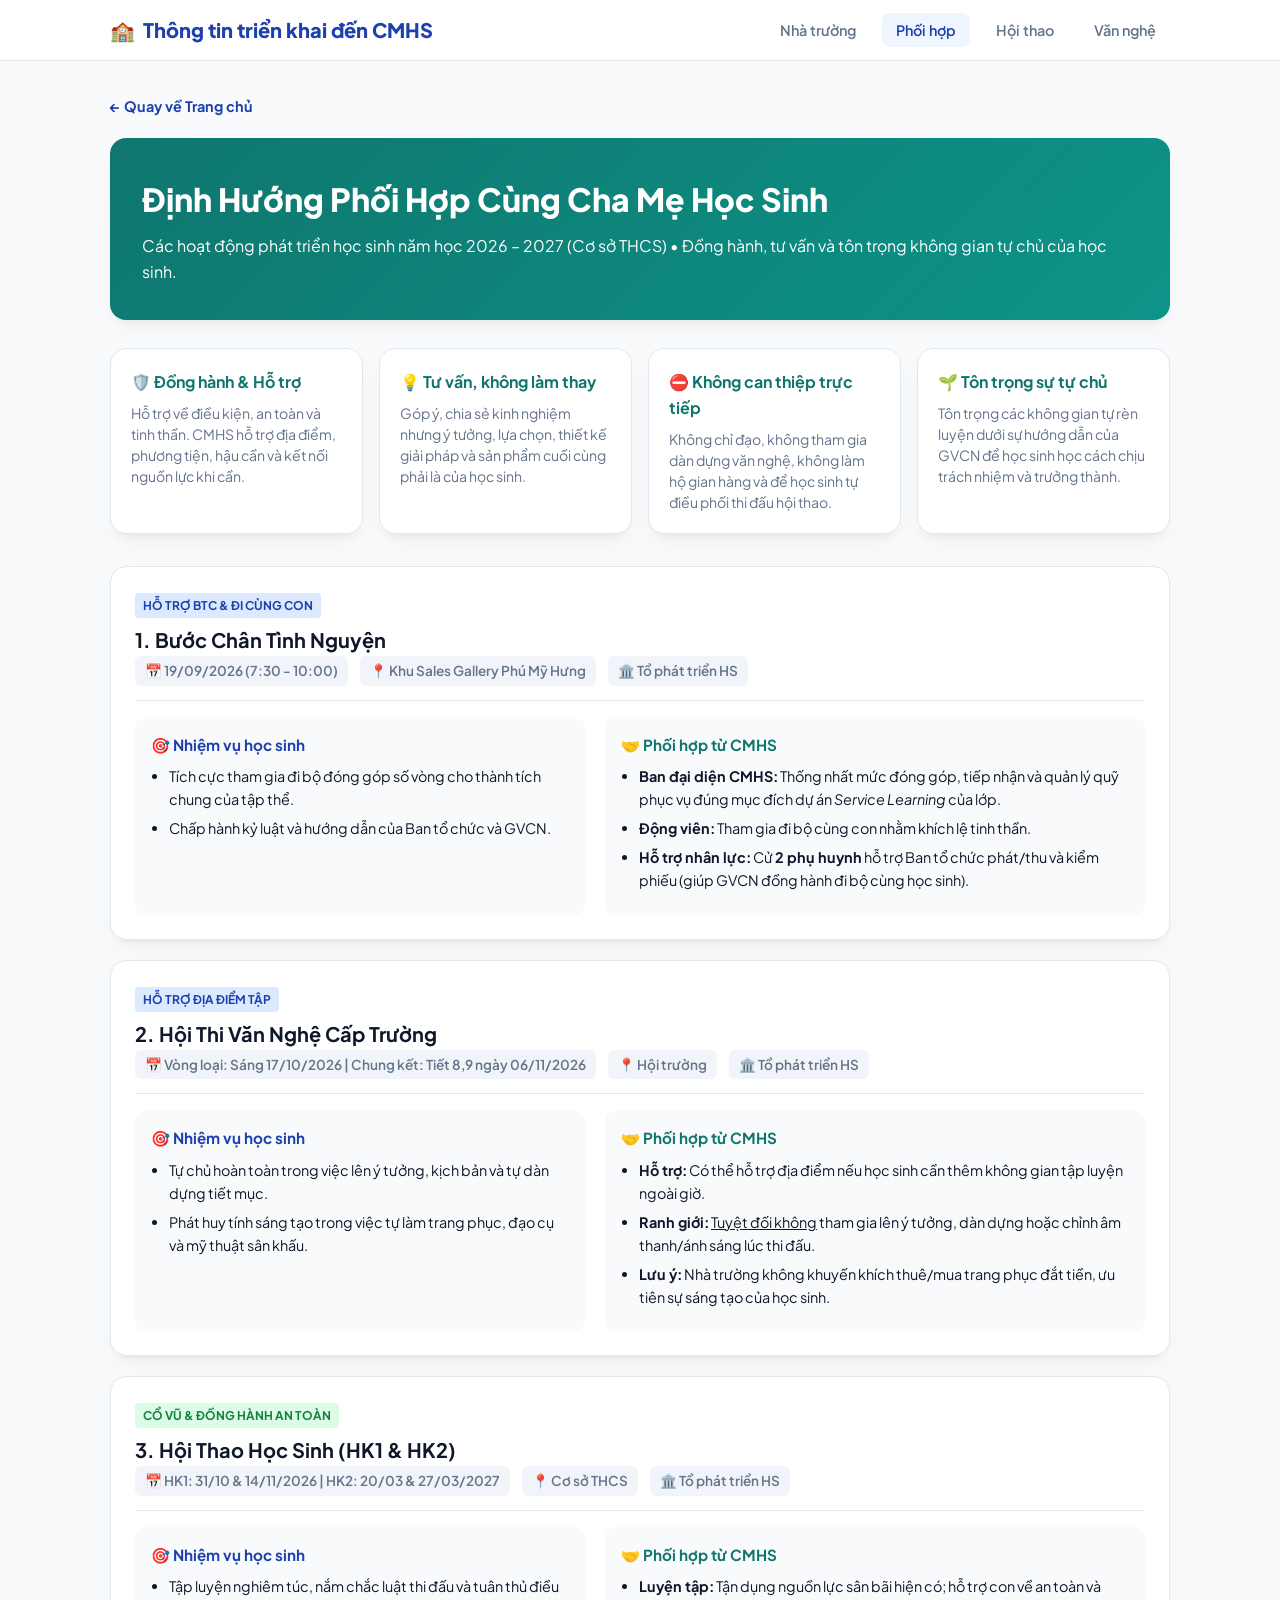
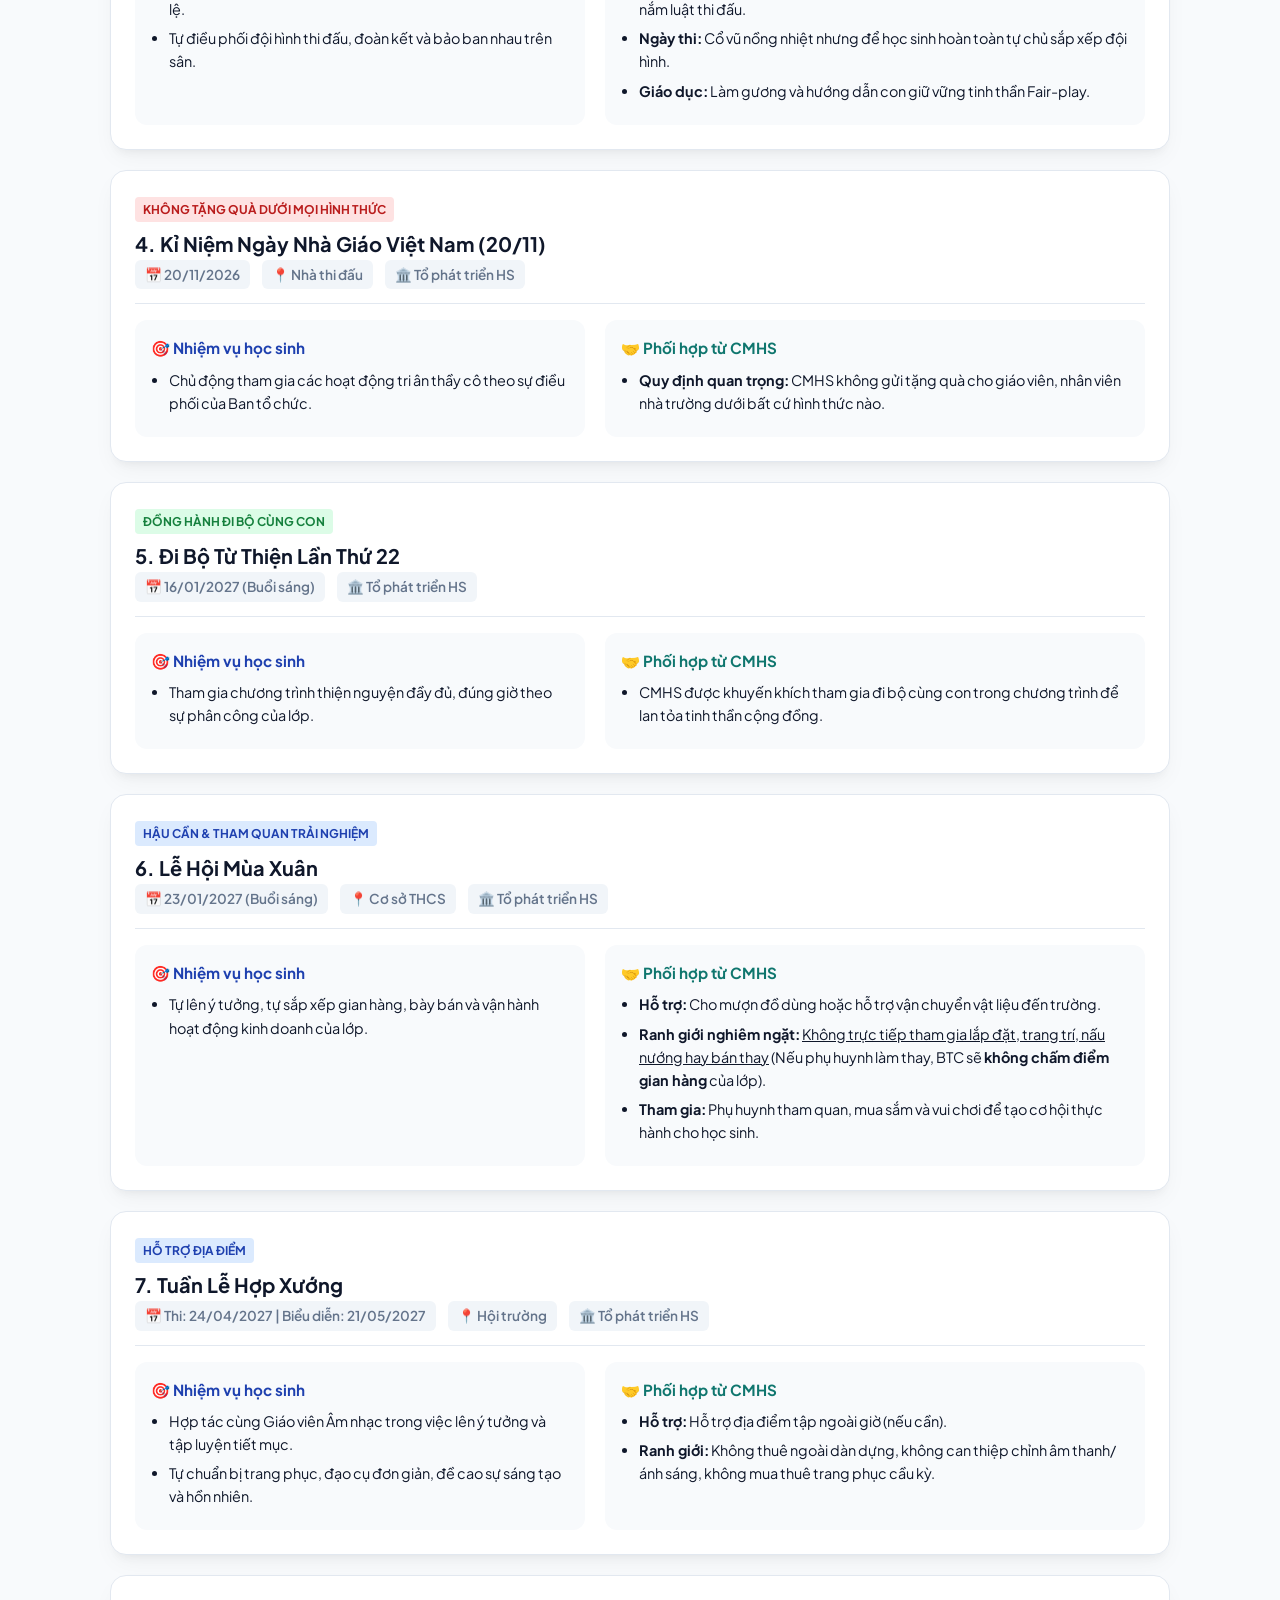
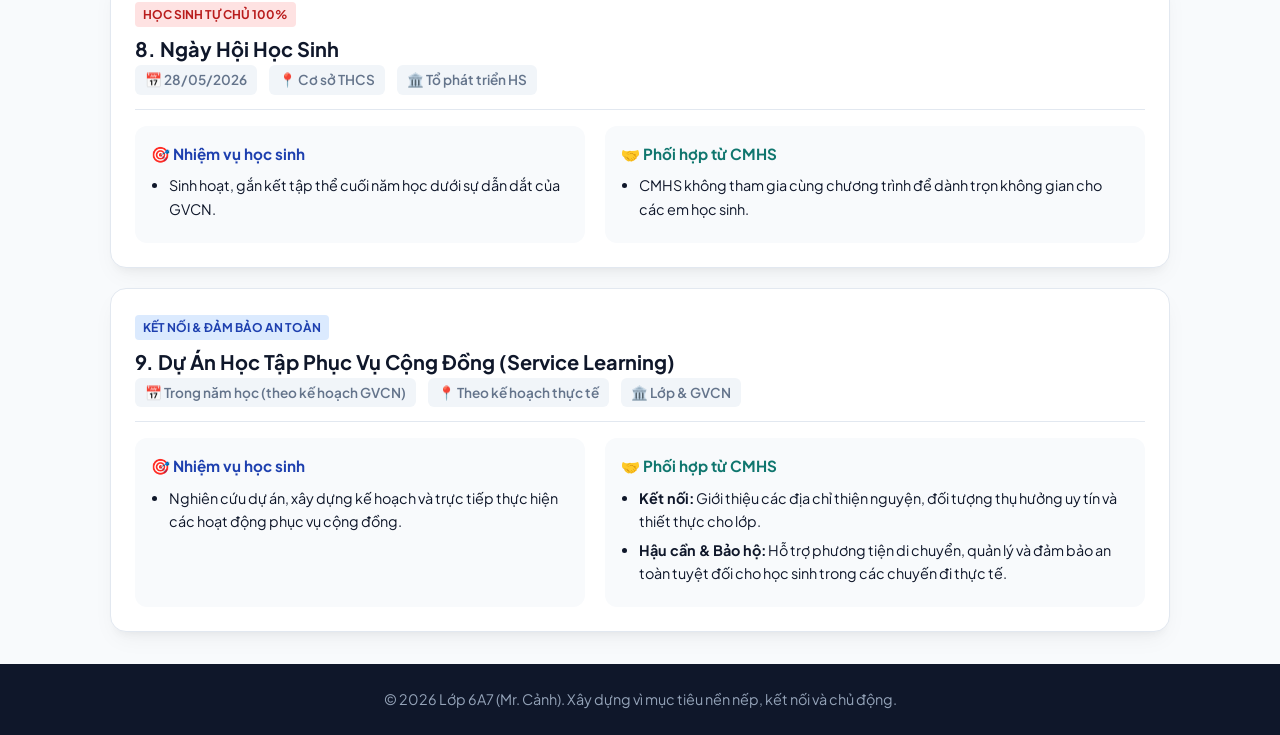
<file: pages/phoi-hop.html>
<!DOCTYPE html>
<html lang="vi">
<head>
  <meta charset="UTF-8" />
  <meta name="viewport" content="width=device-width, initial-scale=1.0" />
  <title>Công Tác Phối Hợp CMHS & Nhà Trường - NH 2026-2027</title>
  <link rel="preconnect" href="https://fonts.googleapis.com">
  <link rel="preconnect" href="https://fonts.gstatic.com" crossorigin>
  <link href="https://fonts.googleapis.com/css2?family=Plus+Jakarta+Sans:wght@400;500;600;700;800&display=swap" rel="stylesheet">
  <link rel="stylesheet" href="../assets/css/style.css">
  <style>
    .back-nav {
      display: inline-flex;
      align-items: center;
      gap: 8px;
      color: var(--primary);
      text-decoration: none;
      font-weight: 700;
      font-size: 0.9rem;
      margin-bottom: 20px;
      transition: transform 0.2s;
    }
    .back-nav:hover {
      transform: translateX(-4px);
    }
    .page-header {
      background: linear-gradient(135deg, #0f766e 0%, #0d9488 100%);
      color: white;
      padding: 36px 32px;
      border-radius: var(--radius);
      margin-bottom: 28px;
      box-shadow: var(--shadow);
    }
    .page-header h1 {
      font-size: 2rem;
      font-weight: 800;
      margin-bottom: 8px;
    }

    /* Nguyên tắc cốt lõi */
    .principles-grid {
      display: grid;
      grid-template-columns: repeat(auto-fit, minmax(240px, 1fr));
      gap: 16px;
      margin-bottom: 32px;
    }
    .principle-card {
      background: var(--surface);
      border: 1px solid var(--border);
      border-radius: var(--radius);
      padding: 20px;
      box-shadow: var(--shadow);
    }
    .principle-card h3 {
      font-size: 1rem;
      color: #0f766e;
      margin-bottom: 8px;
      display: flex;
      align-items: center;
      gap: 8px;
    }
    .principle-card p {
      font-size: 0.88rem;
      color: var(--text-muted);
      line-height: 1.5;
    }

    /* Danh sách hoạt động */
    .timeline-container {
      display: flex;
      flex-direction: column;
      gap: 20px;
    }
    .event-card {
      background: var(--surface);
      border: 1px solid var(--border);
      border-radius: var(--radius);
      padding: 24px;
      box-shadow: var(--shadow);
      position: relative;
    }
    .event-header {
      display: flex;
      justify-content: space-between;
      align-items: flex-start;
      border-bottom: 1px solid var(--border);
      padding-bottom: 14px;
      margin-bottom: 16px;
      flex-wrap: wrap;
      gap: 10px;
    }
    .event-title {
      font-size: 1.25rem;
      font-weight: 700;
      color: var(--text);
    }
    .event-meta {
      display: flex;
      flex-wrap: wrap;
      gap: 12px;
      font-size: 0.85rem;
      color: var(--text-muted);
    }
    .meta-tag {
      background: #f1f5f9;
      padding: 4px 10px;
      border-radius: 6px;
      font-weight: 600;
    }
    .event-body {
      display: grid;
      grid-template-columns: 1fr 1.2fr;
      gap: 20px;
    }
    @media (max-width: 768px) {
      .event-body {
        grid-template-columns: 1fr;
      }
    }
    .task-col, .coop-col {
      background: #f8fafc;
      border-radius: 12px;
      padding: 16px;
      font-size: 0.9rem;
    }
    .task-col h4 {
      color: var(--primary);
      margin-bottom: 8px;
      font-size: 0.95rem;
      display: flex;
      align-items: center;
      gap: 6px;
    }
    .coop-col h4 {
      color: #0f766e;
      margin-bottom: 8px;
      font-size: 0.95rem;
      display: flex;
      align-items: center;
      gap: 6px;
    }
    .coop-col ul, .task-col ul {
      padding-left: 18px;
      color: var(--text);
    }
    .coop-col li, .task-col li {
      margin-bottom: 6px;
    }

    /* Huy hiệu trạng thái */
    .status-badge {
      display: inline-block;
      font-size: 0.75rem;
      font-weight: 700;
      padding: 3px 8px;
      border-radius: 4px;
      margin-bottom: 6px;
      text-transform: uppercase;
    }
    .status-support { background: #dbeafe; color: #1e40af; }
    .status-attend { background: #dcfce7; color: #15803d; }
    .status-none { background: #fee2e2; color: #b91c1c; }
  </style>
</head>
<body>

  <!-- Thanh Navbar dùng chung -->
  <header class="navbar">
    <div class="nav-container">
      <a href="../index.html" class="nav-brand">
        <span>🏫</span> Thông tin triển khai đến CMHS
      </a>
      <ul class="nav-menu">
        <li><a href="nha-truong.html" class="nav-link">Nhà trường</a></li>
        <li><a href="phoi-hop.html" class="nav-link active">Phối hợp</a></li>
        <li><a href="hoi-thao.html" class="nav-link">Hội thao</a></li>
        <li><a href="van-nghe.html" class="nav-link">Văn nghệ</a></li>
      </ul>
    </div>
  </header>

  <main class="container">
    <a href="../index.html" class="back-nav">← Quay về Trang chủ</a>

    <!-- Tiêu đề trang -->
    <section class="page-header">
      <h1>Định Hướng Phối Hợp Cùng Cha Mẹ Học Sinh</h1>
      <p>Các hoạt động phát triển học sinh năm học 2026 – 2027 (Cơ sở THCS) • Đồng hành, tư vấn và tôn trọng không gian tự chủ của học sinh.</p>
    </section>

    <!-- 4 Nguyên tắc cốt lõi -->
    <section class="principles-grid">
      <div class="principle-card">
        <h3>🛡️ Đồng hành & Hỗ trợ</h3>
        <p>Hỗ trợ về điều kiện, an toàn và tinh thần. CMHS hỗ trợ địa điểm, phương tiện, hậu cần và kết nối nguồn lực khi cần.</p>
      </div>
      <div class="principle-card">
        <h3>💡 Tư vấn, không làm thay</h3>
        <p>Góp ý, chia sẻ kinh nghiệm nhưng ý tưởng, lựa chọn, thiết kế giải pháp và sản phẩm cuối cùng phải là của học sinh.</p>
      </div>
      <div class="principle-card">
        <h3>⛔ Không can thiệp trực tiếp</h3>
        <p>Không chỉ đạo, không tham gia dàn dựng văn nghệ, không làm hộ gian hàng và để học sinh tự điều phối thi đấu hội thao.</p>
      </div>
      <div class="principle-card">
        <h3>🌱 Tôn trọng sự tự chủ</h3>
        <p>Tôn trọng các không gian tự rèn luyện dưới sự hướng dẫn của GVCN để học sinh học cách chịu trách nhiệm và trưởng thành.</p>
      </div>
    </section>

    <!-- Dòng thời gian chi tiết các hoạt động -->
    <section class="timeline-container">

      <!-- 1. Bước chân tình nguyện -->
      <article class="event-card">
        <div class="event-header">
          <div>
            <span class="status-badge status-support">Hỗ trợ BTC & Đi cùng con</span>
            <div class="event-title">1. Bước Chân Tình Nguyện</div>
            <div class="event-meta">
              <span class="meta-tag">📅 19/09/2026 (7:30 - 10:00)</span>
              <span class="meta-tag">📍 Khu Sales Gallery Phú Mỹ Hưng</span>
              <span class="meta-tag">🏛️ Tổ phát triển HS</span>
            </div>
          </div>
        </div>
        <div class="event-body">
          <div class="task-col">
            <h4>🎯 Nhiệm vụ học sinh</h4>
            <ul>
              <li>Tích cực tham gia đi bộ đóng góp số vòng cho thành tích chung của tập thể.</li>
              <li>Chấp hành kỷ luật và hướng dẫn của Ban tổ chức và GVCN.</li>
            </ul>
          </div>
          <div class="coop-col">
            <h4>🤝 Phối hợp từ CMHS</h4>
            <ul>
              <li><b>Ban đại diện CMHS:</b> Thống nhất mức đóng góp, tiếp nhận và quản lý quỹ phục vụ đúng mục đích dự án <i>Service Learning</i> của lớp.</li>
              <li><b>Động viên:</b> Tham gia đi bộ cùng con nhằm khích lệ tinh thần.</li>
              <li><b>Hỗ trợ nhân lực:</b> Cử <b>2 phụ huynh</b> hỗ trợ Ban tổ chức phát/thu và kiểm phiếu (giúp GVCN đồng hành đi bộ cùng học sinh).</li>
            </ul>
          </div>
        </div>
      </article>

      <!-- 2. Hội thi văn nghệ cấp trường -->
      <article class="event-card">
        <div class="event-header">
          <div>
            <span class="status-badge status-support">Hỗ trợ địa điểm tập</span>
            <div class="event-title">2. Hội Thi Văn Nghệ Cấp Trường</div>
            <div class="event-meta">
              <span class="meta-tag">📅 Vòng loại: Sáng 17/10/2026 | Chung kết: Tiết 8,9 ngày 06/11/2026</span>
              <span class="meta-tag">📍 Hội trường</span>
              <span class="meta-tag">🏛️ Tổ phát triển HS</span>
            </div>
          </div>
        </div>
        <div class="event-body">
          <div class="task-col">
            <h4>🎯 Nhiệm vụ học sinh</h4>
            <ul>
              <li>Tự chủ hoàn toàn trong việc lên ý tưởng, kịch bản và tự dàn dựng tiết mục.</li>
              <li>Phát huy tính sáng tạo trong việc tự làm trang phục, đạo cụ và mỹ thuật sân khấu.</li>
            </ul>
          </div>
          <div class="coop-col">
            <h4>🤝 Phối hợp từ CMHS</h4>
            <ul>
              <li><b>Hỗ trợ:</b> Có thể hỗ trợ địa điểm nếu học sinh cần thêm không gian tập luyện ngoài giờ.</li>
              <li><b>Ranh giới:</b> <u>Tuyệt đối không</u> tham gia lên ý tưởng, dàn dựng hoặc chỉnh âm thanh/ánh sáng lúc thi đấu.</li>
              <li><b>Lưu ý:</b> Nhà trường không khuyến khích thuê/mua trang phục đắt tiền, ưu tiên sự sáng tạo của học sinh.</li>
            </ul>
          </div>
        </div>
      </article>

      <!-- 3. Hội thao -->
      <article class="event-card">
        <div class="event-header">
          <div>
            <span class="status-badge status-attend">Cổ vũ & Đồng hành an toàn</span>
            <div class="event-title">3. Hội Thao Học Sinh (HK1 & HK2)</div>
            <div class="event-meta">
              <span class="meta-tag">📅 HK1: 31/10 & 14/11/2026 | HK2: 20/03 & 27/03/2027</span>
              <span class="meta-tag">📍 Cơ sở THCS</span>
              <span class="meta-tag">🏛️ Tổ phát triển HS</span>
            </div>
          </div>
        </div>
        <div class="event-body">
          <div class="task-col">
            <h4>🎯 Nhiệm vụ học sinh</h4>
            <ul>
              <li>Tập luyện nghiêm túc, nắm chắc luật thi đấu và tuân thủ điều lệ.</li>
              <li>Tự điều phối đội hình thi đấu, đoàn kết và bảo ban nhau trên sân.</li>
            </ul>
          </div>
          <div class="coop-col">
            <h4>🤝 Phối hợp từ CMHS</h4>
            <ul>
              <li><b>Luyện tập:</b> Tận dụng nguồn lực sân bãi hiện có; hỗ trợ con về an toàn và nắm luật thi đấu.</li>
              <li><b>Ngày thi:</b> Cổ vũ nồng nhiệt nhưng để học sinh hoàn toàn tự chủ sắp xếp đội hình.</li>
              <li><b>Giáo dục:</b> Làm gương và hướng dẫn con giữ vững tinh thần Fair-play.</li>
            </ul>
          </div>
        </div>
      </article>

      <!-- 4. Kỉ niệm ngày Nhà giáo Việt Nam -->
      <article class="event-card">
        <div class="event-header">
          <div>
            <span class="status-badge status-none">Không tặng quà dưới mọi hình thức</span>
            <div class="event-title">4. Kỉ Niệm Ngày Nhà Giáo Việt Nam (20/11)</div>
            <div class="event-meta">
              <span class="meta-tag">📅 20/11/2026</span>
              <span class="meta-tag">📍 Nhà thi đấu</span>
              <span class="meta-tag">🏛️ Tổ phát triển HS</span>
            </div>
          </div>
        </div>
        <div class="event-body">
          <div class="task-col">
            <h4>🎯 Nhiệm vụ học sinh</h4>
            <ul>
              <li>Chủ động tham gia các hoạt động tri ân thầy cô theo sự điều phối của Ban tổ chức.</li>
            </ul>
          </div>
          <div class="coop-col">
            <h4>🤝 Phối hợp từ CMHS</h4>
            <ul>
              <li><b>Quy định quan trọng:</b> CMHS không gửi tặng quà cho giáo viên, nhân viên nhà trường dưới bất cứ hình thức nào.</li>
            </ul>
          </div>
        </div>
      </article>

      <!-- 5. Đi bộ từ thiện lần thứ 22 -->
      <article class="event-card">
        <div class="event-header">
          <div>
            <span class="status-badge status-attend">Đồng hành đi bộ cùng con</span>
            <div class="event-title">5. Đi Bộ Từ Thiện Lần Thứ 22</div>
            <div class="event-meta">
              <span class="meta-tag">📅 16/01/2027 (Buổi sáng)</span>
              <span class="meta-tag">🏛️ Tổ phát triển HS</span>
            </div>
          </div>
        </div>
        <div class="event-body">
          <div class="task-col">
            <h4>🎯 Nhiệm vụ học sinh</h4>
            <ul>
              <li>Tham gia chương trình thiện nguyện đầy đủ, đúng giờ theo sự phân công của lớp.</li>
            </ul>
          </div>
          <div class="coop-col">
            <h4>🤝 Phối hợp từ CMHS</h4>
            <ul>
              <li>CMHS được khuyến khích tham gia đi bộ cùng con trong chương trình để lan tỏa tinh thần cộng đồng.</li>
            </ul>
          </div>
        </div>
      </article>

      <!-- 6. Lễ hội mùa xuân -->
      <article class="event-card">
        <div class="event-header">
          <div>
            <span class="status-badge status-support">Hậu cần & Tham quan trải nghiệm</span>
            <div class="event-title">6. Lễ Hội Mùa Xuân</div>
            <div class="event-meta">
              <span class="meta-tag">📅 23/01/2027 (Buổi sáng)</span>
              <span class="meta-tag">📍 Cơ sở THCS</span>
              <span class="meta-tag">🏛️ Tổ phát triển HS</span>
            </div>
          </div>
        </div>
        <div class="event-body">
          <div class="task-col">
            <h4>🎯 Nhiệm vụ học sinh</h4>
            <ul>
              <li>Tự lên ý tưởng, tự sắp xếp gian hàng, bày bán và vận hành hoạt động kinh doanh của lớp.</li>
            </ul>
          </div>
          <div class="coop-col">
            <h4>🤝 Phối hợp từ CMHS</h4>
            <ul>
              <li><b>Hỗ trợ:</b> Cho mượn đồ dùng hoặc hỗ trợ vận chuyển vật liệu đến trường.</li>
              <li><b>Ranh giới nghiêm ngặt:</b> <u>Không trực tiếp tham gia lắp đặt, trang trí, nấu nướng hay bán thay</u> (Nếu phụ huynh làm thay, BTC sẽ <b>không chấm điểm gian hàng</b> của lớp).</li>
              <li><b>Tham gia:</b> Phụ huynh tham quan, mua sắm và vui chơi để tạo cơ hội thực hành cho học sinh.</li>
            </ul>
          </div>
        </div>
      </article>

      <!-- 7. Tuần lễ hợp xướng -->
      <article class="event-card">
        <div class="event-header">
          <div>
            <span class="status-badge status-support">Hỗ trợ địa điểm</span>
            <div class="event-title">7. Tuần Lễ Hợp Xướng</div>
            <div class="event-meta">
              <span class="meta-tag">📅 Thi: 24/04/2027 | Biểu diễn: 21/05/2027</span>
              <span class="meta-tag">📍 Hội trường</span>
              <span class="meta-tag">🏛️ Tổ phát triển HS</span>
            </div>
          </div>
        </div>
        <div class="event-body">
          <div class="task-col">
            <h4>🎯 Nhiệm vụ học sinh</h4>
            <ul>
              <li>Hợp tác cùng Giáo viên Âm nhạc trong việc lên ý tưởng và tập luyện tiết mục.</li>
              <li>Tự chuẩn bị trang phục, đạo cụ đơn giản, đề cao sự sáng tạo và hồn nhiên.</li>
            </ul>
          </div>
          <div class="coop-col">
            <h4>🤝 Phối hợp từ CMHS</h4>
            <ul>
              <li><b>Hỗ trợ:</b> Hỗ trợ địa điểm tập ngoài giờ (nếu cần).</li>
              <li><b>Ranh giới:</b> Không thuê ngoài dàn dựng, không can thiệp chỉnh âm thanh/ánh sáng, không mua thuê trang phục cầu kỳ.</li>
            </ul>
          </div>
        </div>
      </article>

      <!-- 8. Ngày hội học sinh -->
      <article class="event-card">
        <div class="event-header">
          <div>
            <span class="status-badge status-none">Học sinh tự chủ 100%</span>
            <div class="event-title">8. Ngày Hội Học Sinh</div>
            <div class="event-meta">
              <span class="meta-tag">📅 28/05/2026</span>
              <span class="meta-tag">📍 Cơ sở THCS</span>
              <span class="meta-tag">🏛️ Tổ phát triển HS</span>
            </div>
          </div>
        </div>
        <div class="event-body">
          <div class="task-col">
            <h4>🎯 Nhiệm vụ học sinh</h4>
            <ul>
              <li>Sinh hoạt, gắn kết tập thể cuối năm học dưới sự dẫn dắt của GVCN.</li>
            </ul>
          </div>
          <div class="coop-col">
            <h4>🤝 Phối hợp từ CMHS</h4>
            <ul>
              <li>CMHS không tham gia cùng chương trình để dành trọn không gian cho các em học sinh.</li>
            </ul>
          </div>
        </div>
      </article>

      <!-- 9. Service Learning cấp lớp -->
      <article class="event-card">
        <div class="event-header">
          <div>
            <span class="status-badge status-support">Kết nối & Đảm bảo an toàn</span>
            <div class="event-title">9. Dự Án Học Tập Phục Vụ Cộng Đồng (Service Learning)</div>
            <div class="event-meta">
              <span class="meta-tag">📅 Trong năm học (theo kế hoạch GVCN)</span>
              <span class="meta-tag">📍 Theo kế hoạch thực tế</span>
              <span class="meta-tag">🏛️ Lớp & GVCN</span>
            </div>
          </div>
        </div>
        <div class="event-body">
          <div class="task-col">
            <h4>🎯 Nhiệm vụ học sinh</h4>
            <ul>
              <li>Nghiên cứu dự án, xây dựng kế hoạch và trực tiếp thực hiện các hoạt động phục vụ cộng đồng.</li>
            </ul>
          </div>
          <div class="coop-col">
            <h4>🤝 Phối hợp từ CMHS</h4>
            <ul>
              <li><b>Kết nối:</b> Giới thiệu các địa chỉ thiện nguyện, đối tượng thụ hưởng uy tín và thiết thực cho lớp.</li>
              <li><b>Hậu cần & Bảo hộ:</b> Hỗ trợ phương tiện di chuyển, quản lý và đảm bảo an toàn tuyệt đối cho học sinh trong các chuyến đi thực tế.</li>
            </ul>
          </div>
        </div>
      </article>

    </section>
  </main>

  <!-- Chân trang dùng chung -->
  <footer>
    <p>© 2026 Lớp 6A7 (Mr. Cảnh). Xây dựng vì mục tiêu nền nếp, kết nối và chủ động.</p>
  </footer>

</body>
</html>
</file>
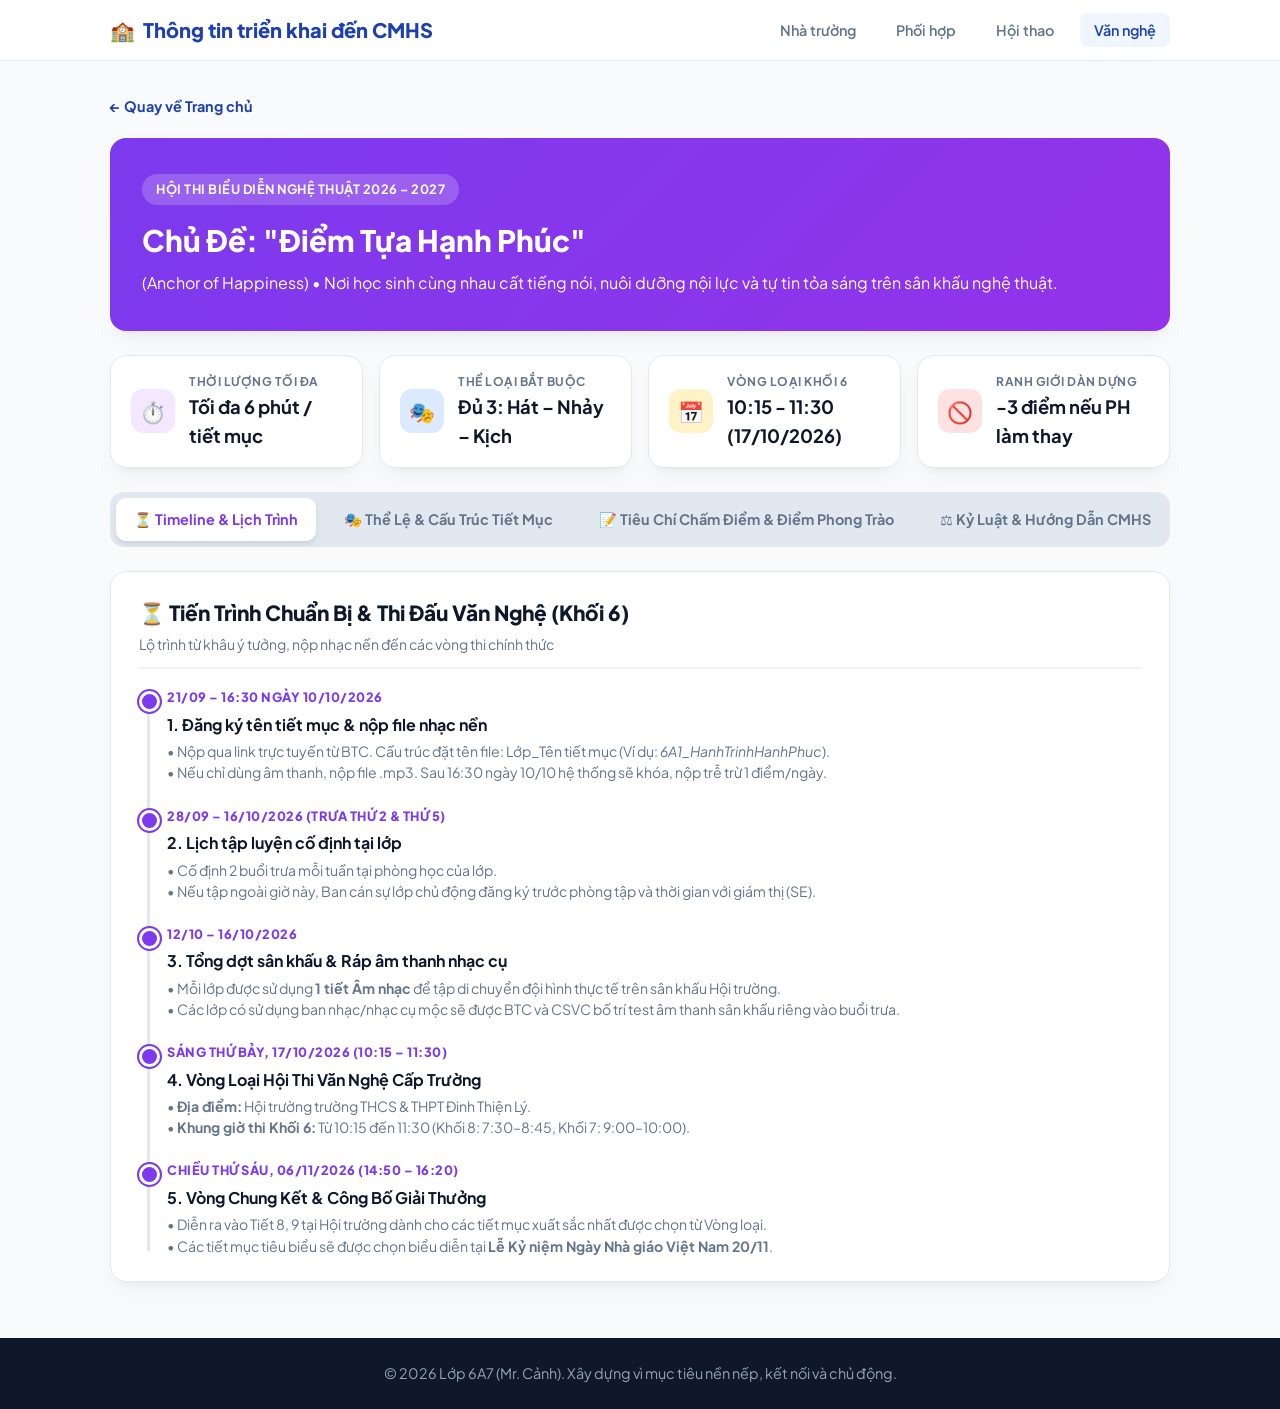
<file: pages/van-nghe.html>
<!DOCTYPE html>
<html lang="vi">
<head>
  <meta charset="UTF-8" />
  <meta name="viewport" content="width=device-width, initial-scale=1.0" />
  <title>Hội Thi Văn Nghệ Khối 6 - NH 2026-2027</title>
  <link rel="preconnect" href="https://fonts.googleapis.com">
  <link rel="preconnect" href="https://fonts.gstatic.com" crossorigin>
  <link href="https://fonts.googleapis.com/css2?family=Plus+Jakarta+Sans:wght@400;500;600;700;800&display=swap" rel="stylesheet">
  <link rel="stylesheet" href="../assets/css/style.css">
  <style>
    .back-nav {
      display: inline-flex;
      align-items: center;
      gap: 8px;
      color: var(--primary);
      text-decoration: none;
      font-weight: 700;
      font-size: 0.9rem;
      margin-bottom: 20px;
      transition: transform 0.2s;
    }
    .back-nav:hover {
      transform: translateX(-4px);
    }
    
    .page-header {
      background: linear-gradient(135deg, #7c3aed 0%, #9333ea 100%);
      color: white;
      padding: 36px 32px;
      border-radius: var(--radius);
      margin-bottom: 24px;
      box-shadow: var(--shadow);
    }
    .page-header h1 {
      font-size: 1.85rem;
      font-weight: 800;
      margin-bottom: 6px;
    }
    .theme-badge {
      display: inline-block;
      background: rgba(255, 255, 255, 0.2);
      padding: 5px 14px;
      border-radius: 999px;
      font-size: 0.8rem;
      font-weight: 700;
      margin-bottom: 12px;
      letter-spacing: 0.5px;
      text-transform: uppercase;
    }

    /* Thống kê nhanh */
    .stats-grid {
      display: grid;
      grid-template-columns: repeat(auto-fit, minmax(210px, 1fr));
      gap: 16px;
      margin-bottom: 24px;
    }
    .stat-card {
      background: var(--surface);
      border-radius: var(--radius);
      padding: 16px 20px;
      box-shadow: var(--shadow);
      display: flex;
      align-items: center;
      gap: 14px;
      border: 1px solid var(--border);
    }
    .stat-icon {
      width: 44px;
      height: 44px;
      border-radius: 12px;
      display: flex;
      align-items: center;
      justify-content: center;
      font-size: 1.3rem;
      flex-shrink: 0;
    }
    .stat-card:nth-child(1) .stat-icon { background: #f3e8ff; color: #7c3aed; }
    .stat-card:nth-child(2) .stat-icon { background: #dbeafe; color: #2563eb; }
    .stat-card:nth-child(3) .stat-icon { background: #fef3c7; color: #d97706; }
    .stat-card:nth-child(4) .stat-icon { background: #fee2e2; color: #dc2626; }
    
    .stat-info h4 {
      font-size: 0.75rem;
      color: var(--text-muted);
      text-transform: uppercase;
      letter-spacing: 0.5px;
    }
    .stat-info p {
      font-size: 1.15rem;
      font-weight: 700;
      color: var(--text);
    }

    /* Điều hướng Tab */
    .nav-tabs {
      display: flex;
      gap: 10px;
      background: #e2e8f0;
      padding: 6px;
      border-radius: 14px;
      margin-bottom: 24px;
      overflow-x: auto;
    }
    .tab-btn {
      flex: 1;
      padding: 12px 18px;
      border: none;
      background: transparent;
      color: var(--text-muted);
      font-size: 0.9rem;
      font-weight: 700;
      border-radius: 10px;
      cursor: pointer;
      white-space: nowrap;
      transition: all 0.25s ease;
    }
    .tab-btn.active {
      background: var(--surface);
      color: #7c3aed;
      box-shadow: 0 4px 6px -1px rgba(0, 0, 0, 0.1);
    }
    .tab-content {
      display: none;
    }
    .tab-content.active {
      display: block;
      animation: fadeIn 0.3s ease;
    }
    @keyframes fadeIn {
      from { opacity: 0; transform: translateY(6px); }
      to { opacity: 1; transform: translateY(0); }
    }

    /* Khung nội dung */
    .content-box {
      background: var(--surface);
      border-radius: var(--radius);
      padding: 24px 28px;
      border: 1px solid var(--border);
      box-shadow: var(--shadow);
      margin-bottom: 24px;
    }
    .box-header {
      border-bottom: 2px solid #f1f5f9;
      padding-bottom: 12px;
      margin-bottom: 18px;
    }
    .box-header h2 {
      font-size: 1.3rem;
      font-weight: 800;
      display: flex;
      align-items: center;
      gap: 10px;
      color: var(--text);
    }
    .box-header p {
      font-size: 0.88rem;
      color: var(--text-muted);
      margin-top: 4px;
    }

    /* Bảng dữ liệu */
    .table-wrapper {
      overflow-x: auto;
      margin-top: 10px;
      border: 1px solid var(--border);
      border-radius: 12px;
    }
    table {
      width: 100%;
      border-collapse: collapse;
      text-align: left;
      font-size: 0.88rem;
    }
    th, td {
      padding: 12px 14px;
      border-bottom: 1px solid var(--border);
      vertical-align: top;
    }
    th {
      background-color: #f8fafc;
      font-weight: 700;
      color: var(--text-muted);
    }
    tr:last-child td {
      border-bottom: none;
    }

    /* Cấu trúc Timeline trực quan */
    .timeline-wrap {
      position: relative;
      padding-left: 28px;
      margin-top: 16px;
    }
    .timeline-wrap::before {
      content: '';
      position: absolute;
      left: 8px;
      top: 6px;
      bottom: 6px;
      width: 3px;
      background: #e2e8f0;
    }
    .timeline-node {
      position: relative;
      margin-bottom: 22px;
    }
    .timeline-node:last-child {
      margin-bottom: 0;
    }
    .timeline-node::before {
      content: '';
      position: absolute;
      left: -28px;
      top: 4px;
      width: 15px;
      height: 15px;
      border-radius: 50%;
      background: #7c3aed;
      border: 3px solid white;
      box-shadow: 0 0 0 2px #7c3aed;
    }
    .timeline-date {
      font-size: 0.8rem;
      font-weight: 800;
      color: #7c3aed;
      text-transform: uppercase;
      letter-spacing: 0.5px;
      margin-bottom: 4px;
    }
    .timeline-title {
      font-size: 1rem;
      font-weight: 700;
      color: var(--text);
      margin-bottom: 4px;
    }
    .timeline-desc {
      font-size: 0.88rem;
      color: var(--text-muted);
      line-height: 1.5;
    }

    /* Thẻ cảnh báo */
    .alert-box {
      border-left: 4px solid var(--border);
      padding: 14px 18px;
      border-radius: 0 10px 10px 0;
      margin-bottom: 14px;
      font-size: 0.9rem;
    }
    .alert-danger { border-color: #ef4444; background: #fef2f2; }
    .alert-warning { border-color: #f59e0b; background: #fffbeb; }
    .alert-info { border-color: #7c3aed; background: #f5f3ff; }
    .alert-box h4 {
      font-weight: 700;
      margin-bottom: 4px;
    }
    
    .tag-badge {
      display: inline-block;
      padding: 2px 8px;
      border-radius: 6px;
      font-size: 0.75rem;
      font-weight: 700;
    }
    .tag-purple { background: #f3e8ff; color: #7e22ce; }
    .tag-blue { background: #dbeafe; color: #1e40af; }
    .tag-orange { background: #ffedd5; color: #c2410c; }
  </style>
</head>
<body>

  <!-- Thanh Navbar dùng chung -->
  <header class="navbar">
    <div class="nav-container">
      <a href="../index.html" class="nav-brand">
        <span>🏫</span> Thông tin triển khai đến CMHS
      </a>
      <ul class="nav-menu">
        <li><a href="nha-truong.html" class="nav-link">Nhà trường</a></li>
        <li><a href="phoi-hop.html" class="nav-link">Phối hợp</a></li>
        <li><a href="hoi-thao.html" class="nav-link">Hội thao</a></li>
        <li><a href="van-nghe.html" class="nav-link active">Văn nghệ</a></li>
      </ul>
    </div>
  </header>

  <main class="container">
    <a href="../index.html" class="back-nav">← Quay về Trang chủ</a>

    <!-- Tiêu đề trang -->
    <section class="page-header">
      <div class="theme-badge">Hội thi biểu diễn nghệ thuật 2026 – 2027</div>
      <h1>Chủ Đề: "Điểm Tựa Hạnh Phúc"</h1>
      <p>(Anchor of Happiness) • Nơi học sinh cùng nhau cất tiếng nói, nuôi dưỡng nội lực và tự tin tỏa sáng trên sân khấu nghệ thuật.</p>
    </section>

    <!-- Thống kê chỉ số cốt lõi -->
    <section class="stats-grid">
      <div class="stat-card">
        <div class="stat-icon">⏱️</div>
        <div class="stat-info">
          <h4>Thời lượng tối đa</h4>
          <p>Tối đa 6 phút / tiết mục</p>
        </div>
      </div>
      <div class="stat-card">
        <div class="stat-icon">🎭</div>
        <div class="stat-info">
          <h4>Thể loại bắt buộc</h4>
          <p>Đủ 3: Hát – Nhảy – Kịch</p>
        </div>
      </div>
      <div class="stat-card">
        <div class="stat-icon">📅</div>
        <div class="stat-info">
          <h4>Vòng loại Khối 6</h4>
          <p>10:15 - 11:30 (17/10/2026)</p>
        </div>
      </div>
      <div class="stat-card">
        <div class="stat-icon">🚫</div>
        <div class="stat-info">
          <h4>Ranh giới dàn dựng</h4>
          <p>-3 điểm nếu PH làm thay</p>
        </div>
      </div>
    </section>

    <!-- Tabs điều hướng -->
    <nav class="nav-tabs">
      <button class="tab-btn active" onclick="switchTab(0)">⏳ Timeline & Lịch Trình</button>
      <button class="tab-btn" onclick="switchTab(1)">🎭 Thể Lệ & Cấu Trúc Tiết Mục</button>
      <button class="tab-btn" onclick="switchTab(2)">📝 Tiêu Chí Chấm Điểm & Điểm Phong Trào</button>
      <button class="tab-btn" onclick="switchTab(3)">⚖️ Kỷ Luật & Hướng Dẫn CMHS</button>
    </nav>

    <!-- TAB 0: TIMELINE & LỊCH TRÌNH -->
    <section class="tab-content active" id="tab-0">
      
      <article class="content-box">
        <div class="box-header">
          <h2>⏳ Tiến Trình Chuẩn Bị & Thi Đấu Văn Nghệ (Khối 6)</h2>
          <p>Lộ trình từ khâu ý tưởng, nộp nhạc nền đến các vòng thi chính thức</p>
        </div>
        
        <div class="timeline-wrap">
          <div class="timeline-node">
            <div class="timeline-date">21/09 – 16:30 ngày 10/10/2026</div>
            <div class="timeline-title">1. Đăng ký tên tiết mục & nộp file nhạc nền</div>
            <div class="timeline-desc">
              • Nộp qua link trực tuyến từ BTC. Cấu trúc đặt tên file: <code>Lớp_Tên tiết mục</code> (Ví dụ: <i>6A1_HanhTrinhHanhPhuc</i>).<br>
              • Nếu chỉ dùng âm thanh, nộp file <code>.mp3</code>. Sau 16:30 ngày 10/10 hệ thống sẽ khóa, nộp trễ trừ 1 điểm/ngày.
            </div>
          </div>

          <div class="timeline-node">
            <div class="timeline-date">28/09 – 16/10/2026 (Trưa Thứ 2 & Thứ 5)</div>
            <div class="timeline-title">2. Lịch tập luyện cố định tại lớp</div>
            <div class="timeline-desc">
              • Cố định 2 buổi trưa mỗi tuần tại phòng học của lớp.<br>
              • Nếu tập ngoài giờ này, Ban cán sự lớp chủ động đăng ký trước phòng tập và thời gian với giám thị (SE).
            </div>
          </div>

          <div class="timeline-node">
            <div class="timeline-date">12/10 – 16/10/2026</div>
            <div class="timeline-title">3. Tổng dợt sân khấu & Ráp âm thanh nhạc cụ</div>
            <div class="timeline-desc">
              • Mỗi lớp được sử dụng <b>1 tiết Âm nhạc</b> để tập di chuyển đội hình thực tế trên sân khấu Hội trường.<br>
              • Các lớp có sử dụng ban nhạc/nhạc cụ mộc sẽ được BTC và CSVC bố trí test âm thanh sân khấu riêng vào buổi trưa.
            </div>
          </div>

          <div class="timeline-node">
            <div class="timeline-date">Sáng Thứ Bảy, 17/10/2026 (10:15 – 11:30)</div>
            <div class="timeline-title">4. Vòng Loại Hội Thi Văn Nghệ Cấp Trường</div>
            <div class="timeline-desc">
              • <b>Địa điểm:</b> Hội trường trường THCS & THPT Đinh Thiện Lý.<br>
              • <b>Khung giờ thi Khối 6:</b> Từ 10:15 đến 11:30 (Khối 8: 7:30–8:45, Khối 7: 9:00–10:00).
            </div>
          </div>

          <div class="timeline-node">
            <div class="timeline-date">Chiều Thứ Sáu, 06/11/2026 (14:50 – 16:20)</div>
            <div class="timeline-title">5. Vòng Chung Kết & Công Bố Giải Thưởng</div>
            <div class="timeline-desc">
              • Diễn ra vào Tiết 8, 9 tại Hội trường dành cho các tiết mục xuất sắc nhất được chọn từ Vòng loại.<br>
              • Các tiết mục tiêu biểu sẽ được chọn biểu diễn tại <b>Lễ Kỷ niệm Ngày Nhà giáo Việt Nam 20/11</b>.
            </div>
          </div>
        </div>
      </article>

    </section>

    <!-- TAB 1: THỂ LỆ & CẤU TRÚC TIẾT MỤC -->
    <section class="tab-content" id="tab-1">
      
      <article class="content-box">
        <div class="box-header">
          <h2>🎭 Yêu Cầu Về Tiết Mục Biểu Diễn</h2>
          <p>Mỗi lớp tham gia 01 tiết mục duy nhất kết hợp cả 3 thể loại xuyên suốt một chủ đề</p>
        </div>

        <div class="alert-box alert-info">
          <h4 style="color: #6d28d9;">Đặc điểm nổi bật năm học 2026 – 2027</h4>
          <p>Hội trường đã được trang bị <b>màn hình LED sân khấu</b>, các lớp có thể dàn dựng video clip minh họa, bối cảnh trình chiếu để tăng tính thẩm mỹ và cảm xúc cho phần trình diễn.</p>
        </div>

        <div class="table-wrapper">
          <table>
            <thead>
              <tr>
                <th style="width: 25%;">Hạng mục</th>
                <th style="width: 25%;">Quy định chuẩn</th>
                <th style="width: 50%;">Chi tiết hướng dẫn</th>
              </tr>
            </thead>
            <tbody>
              <tr>
                <td><b>Thời lượng tổng</b></td>
                <td><span class="tag-badge tag-purple">Tối đa 6 phút</span></td>
                <td>Quá thời gian sẽ bị trừ điểm trực tiếp trên tổng điểm BGK.</td>
              </tr>
              <tr>
                <td><b>Phần Hát</b></td>
                <td>Tối thiểu <b>1.0 phút</b></td>
                <td>Đơn ca, song ca, tam/tứ ca, tốp ca, hợp ca hoặc hát bè. Hát đúng nhịp phách, cao độ, có sắc thái.</td>
              </tr>
              <tr>
                <td><b>Phần Nhảy / Múa</b></td>
                <td>Tối thiểu <b>1.0 phút</b></td>
                <td>Động tác đều, kỹ thuật đẹp mắt, có điểm nhấn thu hút sân khấu.</td>
              </tr>
              <tr>
                <td><b>Phần Kịch / Ca kịch</b></td>
                <td>Tối thiểu <b>1.5 phút</b></td>
                <td>Thoại kịch, hoạt cảnh có cốt truyện rõ ràng, truyền cảm xúc và mang thông điệp nhân văn.</td>
              </tr>
              <tr>
                <td><b>Thực hiện song song</b></td>
                <td>Tính thời gian cộng dồn</td>
                <td>Ví dụ: Hát và Nhảy kết hợp cùng lúc thì đoạn đó phải đạt tối thiểu <b>2.0 phút</b>.</td>
              </tr>
              <tr>
                <td><b>Trang phục & Đạo cụ</b></td>
                <td>Khuyến khích tự làm</td>
                <td>Ưu tiên vật liệu tái chế, thân thiện môi trường; hạn chế tối đa thuê mua tốn kém.</td>
              </tr>
            </tbody>
          </table>
        </div>
      </article>

    </section>

    <!-- TAB 2: TIÊU CHÍ CHẤM ĐIỂM & ĐIỂM THI ĐUA -->
    <section class="tab-content" id="tab-2">
      
      <article class="content-box">
        <div class="box-header">
          <h2>📝 Bảng Tiêu Chí Chấm Điểm Chuyên Môn (Thang 10 điểm)</h2>
          <p>Điểm của Giám khảo môn Âm nhạc sẽ được tính nhân hệ số hai (x2)</p>
        </div>

        <div class="table-wrapper">
          <table>
            <thead>
              <tr>
                <th style="width: 22%;">Tiêu chí</th>
                <th style="width: 10%;">Tối đa</th>
                <th style="width: 68%;">Mô tả chi tiết mức đánh giá</th>
              </tr>
            </thead>
            <tbody>
              <tr>
                <td><b>1. Kỹ năng Trình diễn</b></td>
                <td><b>3.0 điểm</b></td>
                <td>• Kỹ thuật biểu diễn (hát, nhảy, diễn xuất) xuất sắc (1.0đ).<br>• Tự nhiên, thuộc bài, làm chủ sân khấu, phối hợp đội hình ăn ý (1.0đ).<br>• Tính nghệ thuật cao, truyền tải trọn vẹn nội dung tác phẩm (1.0đ).</td>
              </tr>
              <tr>
                <td><b>2. Nội dung & Ý nghĩa</b></td>
                <td><b>2.0 điểm</b></td>
                <td>• Nội dung phù hợp lứa tuổi học đường, bám sát chủ đề "Điểm tựa hạnh phúc" (1.0đ).<br>• Cốt truyện và nhân vật xây dựng rõ ràng, mạch lạc (0.5đ).<br>• Tính nhân văn sâu sắc, truyền tải bài học giáo dục tích cực (0.5đ).</td>
              </tr>
              <tr>
                <td><b>3. Trang phục & Đạo cụ</b></td>
                <td><b>2.0 điểm</b></td>
                <td>• Trang phục, đạo cụ tự thiết kế sáng tạo, tự làm (1.0đ).<br>• Lịch sự, trang nhã, phù hợp với thuần phong mỹ tục và chủ đề tiết mục (1.0đ).</td>
              </tr>
              <tr>
                <td><b>4. Tổng thể tiết mục</b></td>
                <td><b>3.0 điểm</b></td>
                <td>• Đủ cả 3 thể loại: Hát, Nhảy/Múa, Kịch (1.0đ).<br>• Chuyển cảnh liền mạch, không bị đứt đoạn, tổng thể hài hòa (1.0đ).<br>• Phân bổ thời gian giữa các thể loại đúng quy định và cân đối (1.0đ).</td>
              </tr>
            </tbody>
          </table>
        </div>
      </article>

      <article class="content-box">
        <div class="box-header">
          <h2>🏆 Cơ Cấu Giải Thưởng & Điểm Cộng Phong Trào Khối 6</h2>
          <p>Giải thưởng năm học 2026–2027 được trao riêng biệt theo từng khối lớp</p>
        </div>

        <div class="table-wrapper">
          <table>
            <thead>
              <tr>
                <th>Hạng mục giải thưởng (Khối 6)</th>
                <th>Điểm phong trào cộng vào lớp</th>
                <th>Ghi chú</th>
              </tr>
            </thead>
            <tbody>
              <tr>
                <td>🥇 <b>01 Giải Nhất</b></td>
                <td style="color: #7c3aed; font-weight: 800;">+ 400 điểm</td>
                <td>Tiết mục xuất sắc nhất khối 6</td>
              </tr>
              <tr>
                <td>🥈 <b>01 Giải Nhì</b></td>
                <td style="color: #2563eb; font-weight: 700;">+ 340 điểm</td>
                <td>Hạng nhì khối 6</td>
              </tr>
              <tr>
                <td>🥉 <b>01 Giải Ba</b></td>
                <td style="color: #d97706; font-weight: 700;">+ 320 điểm</td>
                <td>Hạng ba khối 6</td>
              </tr>
              <tr>
                <td>🎖️ <b>01 Giải Khuyến khích</b></td>
                <td style="color: #15803d; font-weight: 700;">+ 300 điểm</td>
                <td>Đạt chuẩn phong trào</td>
              </tr>
              <tr>
                <td>🎨 <b>01 Giải Phụ</b></td>
                <td>Theo công bố BTC</td>
                <td>Trang phục & Mỹ thuật sân khấu ấn tượng nhất</td>
              </tr>
              <tr>
                <td>👏 <b>Lớp Tham gia</b></td>
                <td>+ 200 điểm</td>
                <td>Hoàn thành phần thi đúng thể lệ</td>
              </tr>
            </tbody>
          </table>
        </div>
      </article>

    </section>

    <!-- TAB 3: KỶ LUẬT & HƯỚNG DẪN DÀNH CHO PHỤ HUYNH -->
    <section class="tab-content" id="tab-3">
      
      <article class="content-box">
        <div class="box-header">
          <h2>⚖️ Quy Định Kỷ Luật & Trừ Điểm Cần Lưu Ý</h2>
          <p>Các vi phạm sẽ bị trừ điểm trực tiếp vào điểm trung bình của Ban giám khảo</p>
        </div>

        <div class="alert-box alert-danger">
          <h4>Trừ 3.0 điểm / tiết mục (Ranh giới tự chủ)</h4>
          <p>Nếu tiết mục có sự hỗ trợ dàn dựng, biên đạo từ phụ huynh, người thân hoặc thuê đạo diễn bên ngoài LSTS. Tiết mục phải do chính <b>học sinh phối hợp cùng GVCN tự thực hiện</b>.</p>
        </div>

        <div class="alert-box alert-danger">
          <h4>Trừ 2.0 đến 3.0 điểm / tiết mục (An toàn cháy nổ & Vệ sinh)</h4>
          <p>Tuyệt đối cấm sử dụng bột màu, kim tuyến vụn khó quét, pháo sáng hoặc các chất dễ gây cháy nổ, làm bẩn sân khấu gây ảnh hưởng đến phần thi của các lớp sau.</p>
        </div>

        <div class="alert-box alert-warning">
          <h4>Trừ điểm thời gian thi đấu</h4>
          <p>• <b>Quá thời gian:</b> Vượt quá 6 phút sẽ bị trừ <b>0.5 điểm / 1 phút lố</b>.<br>
          • <b>Thời gian chuẩn bị:</b> Sau khi lớp trước xong, lớp có <b>30 giây</b> bước ra sân khấu ổn định đội hình. Quá 30 giây chưa bắt đầu diễn thì mỗi phút chậm trễ trừ <b>1.0 điểm</b>.<br>
          • <b>Nộp nhạc trễ:</b> Sau 16:30 ngày 10/10/2026, mỗi ngày nộp trễ bị trừ <b>1.0 điểm</b>.</p>
        </div>
      </article>

      <article class="content-box">
        <div class="box-header">
          <h2>🤝 Vai Trò Đồng Hành Phù Hợp Của CMHS</h2>
          <p>Nguyên tắc đồng hành cùng con theo đúng định hướng nhà trường</p>
        </div>

        <div class="table-wrapper">
          <table>
            <thead>
              <tr>
                <th style="width: 50%;">✅ CMHS ĐƯỢC KHUYẾN KHÍCH HỖ TRỢ</th>
                <th style="width: 50%;">⛔ KHÔNG NÊN THỰC HIỆN (ĐỂ HỌC SINH TỰ CHỦ)</th>
              </tr>
            </thead>
            <tbody>
              <tr>
                <td>• Hỗ trợ phương tiện, đưa đón học sinh đúng giờ trong các buổi tập.</td>
                <td>• Không thuê biên đạo, diễn viên ngoài về tập kịch/múa.</td>
              </tr>
              <tr>
                <td>• Hỗ trợ địa điểm tập luyện ngoài giờ tại nhà (nếu học sinh có nhu cầu).</td>
                <td>• Không can thiệp chỉnh âm thanh, đèn chiếu sáng khi thi.</td>
              </tr>
              <tr>
                <td>• Giúp con gom nguyên vật liệu tái chế, vật dụng cũ để làm đạo cụ.</td>
                <td>• Không mua/thuê trang phục biểu diễn đắt tiền làm mất tính sáng tạo.</td>
              </tr>
              <tr>
                <td>• Động viên tinh thần, đến hội trường xem và cổ vũ nhiệt tình cho lớp.</td>
                <td>• Không can thiệp quyết định thay kịch bản hoặc phân vai của học sinh.</td>
              </tr>
            </tbody>
          </table>
        </div>
      </article>

    </section>

  </main>

  <!-- Chân trang dùng chung -->
  <footer>
    <p>© 2026 Lớp 6A7 (Mr. Cảnh). Xây dựng vì mục tiêu nền nếp, kết nối và chủ động.</p>
  </footer>

  <script>
    function switchTab(index) {
      const tabs = document.querySelectorAll('.tab-btn');
      const contents = document.querySelectorAll('.tab-content');

      tabs.forEach((tab, i) => {
        if (i === index) {
          tab.classList.add('active');
          contents[i].classList.add('active');
        } else {
          tab.classList.remove('active');
          contents[i].classList.remove('active');
        }
      });
    }
  </script>
</body>
</html>
</file>
<file: assets/css/style.css>
:root {
  --primary: #1e40af;
  --primary-light: #3b82f6;
  --accent: #f59e0b;
  --bg: #f8fafc;
  --surface: #ffffff;
  --text: #0f172a;
  --text-muted: #64748b;
  --border: #e2e8f0;
  --radius: 16px;
  --shadow: 0 10px 25px -5px rgba(0, 0, 0, 0.05), 0 8px 10px -6px rgba(0, 0, 0, 0.05);
}

* {
  box-sizing: border-box;
  margin: 0;
  padding: 0;
  font-family: 'Plus Jakarta Sans', system-ui, -apple-system, sans-serif;
}

body {
  background-color: var(--bg);
  color: var(--text);
  line-height: 1.6;
  min-height: 100vh;
  display: flex;
  flex-direction: column;
}

/* Navbar */
.navbar {
  background: rgba(255, 255, 255, 0.95);
  backdrop-filter: blur(10px);
  border-bottom: 1px solid var(--border);
  position: sticky;
  top: 0;
  z-index: 100;
}

.nav-container {
  max-width: 1100px;
  margin: 0 auto;
  padding: 14px 20px;
  display: flex;
  justify-content: space-between;
  align-items: center;
}

.nav-brand {
  font-weight: 800;
  font-size: 1.25rem;
  color: var(--primary);
  text-decoration: none;
  display: flex;
  align-items: center;
  gap: 8px;
}

.nav-menu {
  display: flex;
  list-style: none;
  gap: 12px;
}

.nav-link {
  text-decoration: none;
  color: var(--text-muted);
  font-weight: 600;
  font-size: 0.9rem;
  padding: 8px 14px;
  border-radius: 8px;
  transition: all 0.2s ease;
}

.nav-link:hover, .nav-link.active {
  color: var(--primary);
  background: #eff6ff;
}

/* Layout container */
.container {
  max-width: 1100px;
  margin: 0 auto;
  padding: 32px 20px;
  flex: 1;
  width: 100%;
}

/* Footer */
footer {
  background: #0f172a;
  color: #94a3b8;
  padding: 24px 20px;
  text-align: center;
  font-size: 0.9rem;
  margin-top: auto;
}

/* Mobile responsive menu */
@media (max-width: 768px) {
  .nav-menu {
    display: none; /* Rút gọn trên di động nếu cần */
  }
}
</file>
